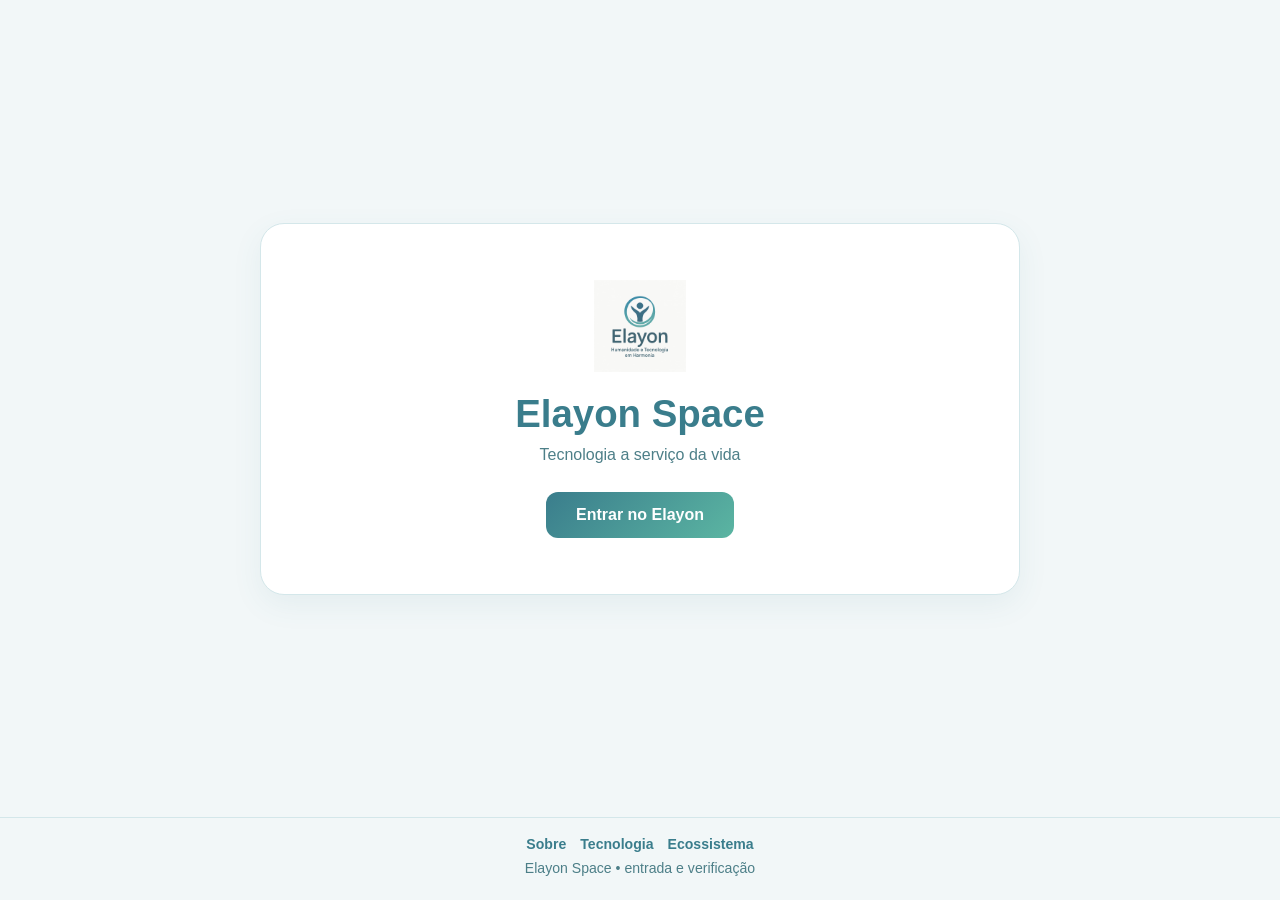
<file: index.html>
<!DOCTYPE html>
<html lang="pt-br">
<head>
  <meta charset="UTF-8">
  <meta name="viewport" content="width=device-width, initial-scale=1.0">
  <title>Elayon Space</title>
  <style>
    * { box-sizing: border-box; margin: 0; padding: 0; }

    body {
      font-family: 'Segoe UI', sans-serif;
      background: #f2f7f8;
      color: #21444d;
      min-height: 100vh;
      display: flex;
      flex-direction: column;
    }

    main {
      flex: 1;
      display: grid;
      place-items: center;
      padding: 32px 16px 32px;
    }

    .hero {
      width: min(760px, 100%);
      background: #ffffff;
      border: 1px solid #d4e7ea;
      border-radius: 24px;
      padding: 56px 28px;
      text-align: center;
      box-shadow: 0 10px 30px rgba(58, 125, 140, 0.08);
    }

    .hero img {
      width: 92px;
      margin-bottom: 16px;
    }

    .hero h1 {
      color: #3a7d8c;
      font-size: clamp(1.8rem, 3vw, 2.4rem);
      margin-bottom: 10px;
    }

    .hero p {
      color: #4d7f88;
      font-size: 1rem;
      margin-bottom: 28px;
    }

    .cta {
      display: inline-block;
      background: linear-gradient(135deg, #3a7d8c, #5bb5a2);
      color: #fff;
      text-decoration: none;
      font-weight: 700;
      padding: 14px 30px;
      border-radius: 12px;
      transition: opacity 0.2s;
    }

    .cta:hover { opacity: 0.9; }

    footer {
      border-top: 1px solid #d4e7ea;
      padding: 18px 16px 24px;
      text-align: center;
      font-size: 0.88rem;
      color: #4d7f88;
    }

    .footer-links {
      margin-bottom: 8px;
      display: flex;
      justify-content: center;
      gap: 14px;
      flex-wrap: wrap;
    }

    .footer-links a {
      color: #3a7d8c;
      text-decoration: none;
      font-weight: 600;
    }

    .footer-links a:hover { text-decoration: underline; }

    @media (max-width: 980px) {
      .hero { padding: 48px 24px; }
    }

    @media (max-width: 640px) {
      .hero {
        border-radius: 18px;
        padding: 36px 20px;
      }

      .hero img { width: 78px; }
      .hero p { font-size: 0.95rem; }
      .cta { width: 100%; max-width: 260px; }
    }
  </style>
</head>
<body>
  <main>
    <section class="hero">
      <img src="IMG-20260218-WA0015.jpg" alt="Logo Elayon">
      <h1>Elayon Space</h1>
      <p>Tecnologia a serviço da vida</p>
      <a class="cta" href="acesso.html">Entrar no Elayon</a>
    </section>
  </main>

  <footer>
    <div class="footer-links">
      <a href="sobre.html">Sobre</a>
      <a href="tecnologia.html">Tecnologia</a>
      <a href="ecossistema.html">Ecossistema</a>
    </div>
    <div>Elayon Space • entrada e verificação</div>
  </footer>
</body>
</html>
</file>
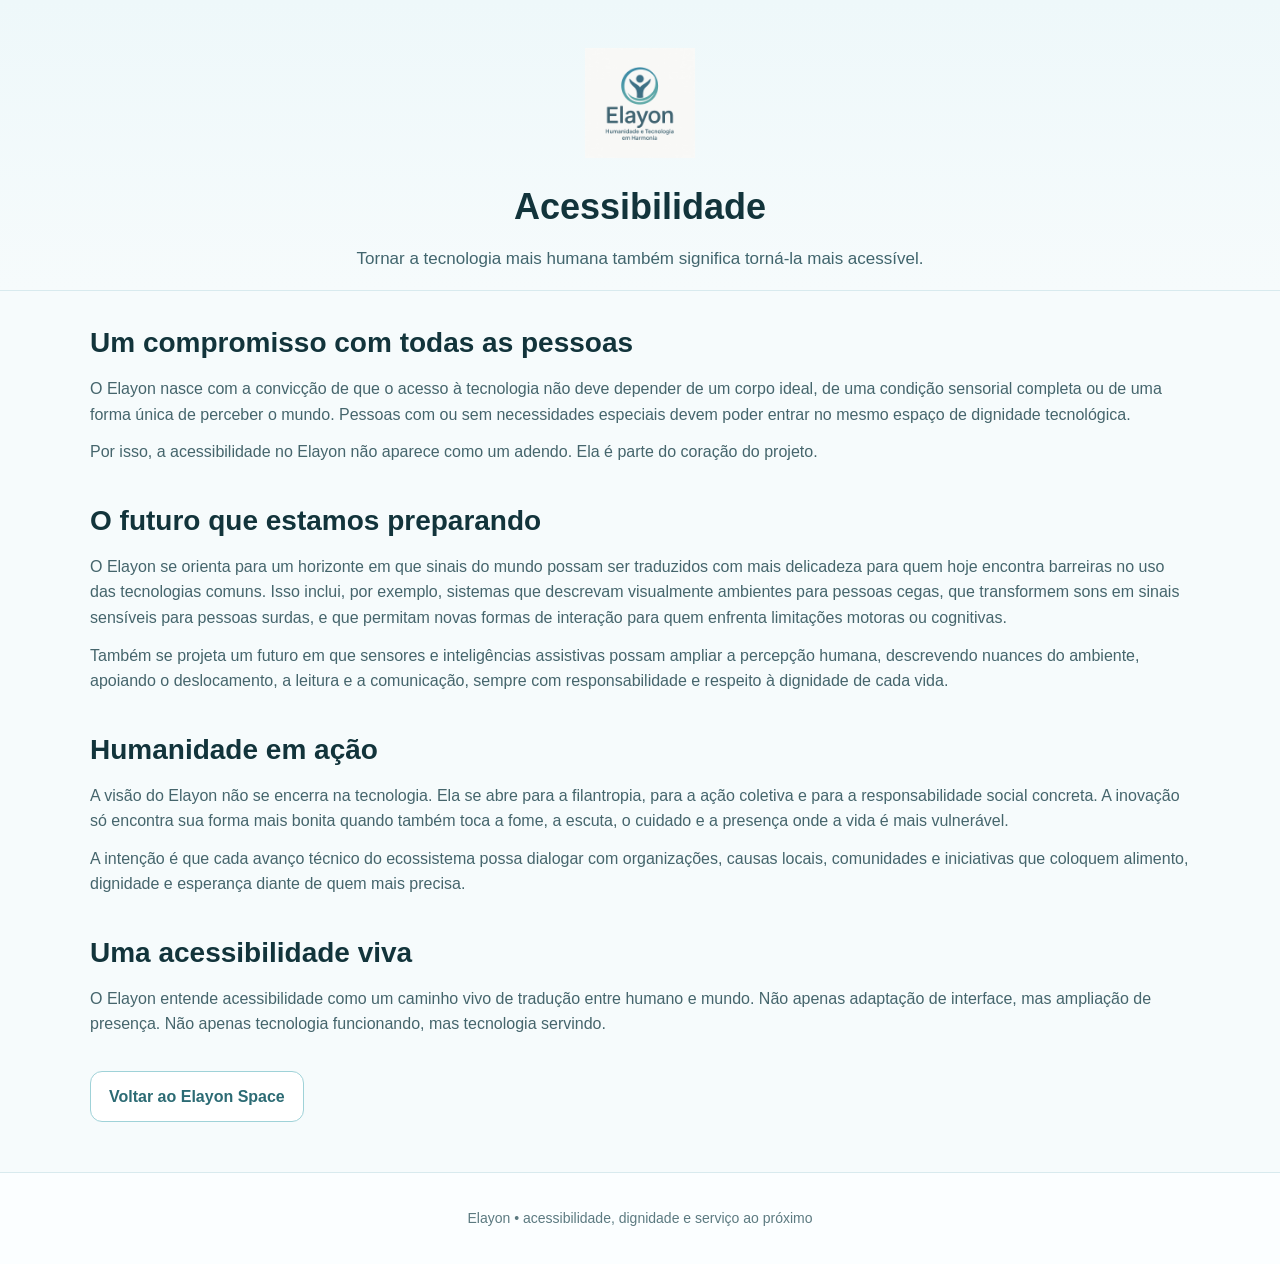
<file: acessibilidade.html>
<!DOCTYPE html>
<html lang="pt-br">
<head>
  <meta charset="UTF-8">
  <meta name="viewport" content="width=device-width, initial-scale=1.0">
  <title>Acessibilidade • Elayon Space</title>
  <link rel="stylesheet" href="styles.css">
</head>
<body>

  <header class="hero small-hero">
    <img src="IMG-20260218-WA0015.jpg" alt="Logo Elayon" class="hero-logo">
    <h1>Acessibilidade</h1>
    <p class="hero-text">
      Tornar a tecnologia mais humana também significa torná-la mais acessível.
    </p>
  </header>

  <main class="container">

    <section class="section">
      <h2>Um compromisso com todas as pessoas</h2>
      <p>
        O Elayon nasce com a convicção de que o acesso à tecnologia não deve depender
        de um corpo ideal, de uma condição sensorial completa ou de uma forma única de
        perceber o mundo. Pessoas com ou sem necessidades especiais devem poder entrar
        no mesmo espaço de dignidade tecnológica.
      </p>
      <p>
        Por isso, a acessibilidade no Elayon não aparece como um adendo. Ela é parte
        do coração do projeto.
      </p>
    </section>

    <section class="section">
      <h2>O futuro que estamos preparando</h2>
      <p>
        O Elayon se orienta para um horizonte em que sinais do mundo possam ser traduzidos
        com mais delicadeza para quem hoje encontra barreiras no uso das tecnologias comuns.
        Isso inclui, por exemplo, sistemas que descrevam visualmente ambientes para pessoas
        cegas, que transformem sons em sinais sensíveis para pessoas surdas, e que permitam
        novas formas de interação para quem enfrenta limitações motoras ou cognitivas.
      </p>
      <p>
        Também se projeta um futuro em que sensores e inteligências assistivas possam ampliar
        a percepção humana, descrevendo nuances do ambiente, apoiando o deslocamento, a leitura
        e a comunicação, sempre com responsabilidade e respeito à dignidade de cada vida.
      </p>
    </section>

    <section class="section">
      <h2>Humanidade em ação</h2>
      <p>
        A visão do Elayon não se encerra na tecnologia. Ela se abre para a filantropia,
        para a ação coletiva e para a responsabilidade social concreta. A inovação só encontra
        sua forma mais bonita quando também toca a fome, a escuta, o cuidado e a presença onde
        a vida é mais vulnerável.
      </p>
      <p>
        A intenção é que cada avanço técnico do ecossistema possa dialogar com organizações,
        causas locais, comunidades e iniciativas que coloquem alimento, dignidade e esperança
        diante de quem mais precisa.
      </p>
    </section>

    <section class="section">
      <h2>Uma acessibilidade viva</h2>
      <p>
        O Elayon entende acessibilidade como um caminho vivo de tradução entre humano e mundo.
        Não apenas adaptação de interface, mas ampliação de presença. Não apenas tecnologia
        funcionando, mas tecnologia servindo.
      </p>
    </section>

    <div class="back-row">
      <a class="btn secondary" href="index.html">Voltar ao Elayon Space</a>
    </div>

  </main>

  <footer class="footer">
    <p>Elayon • acessibilidade, dignidade e serviço ao próximo</p>
  </footer>

</body>
</html>
</file>
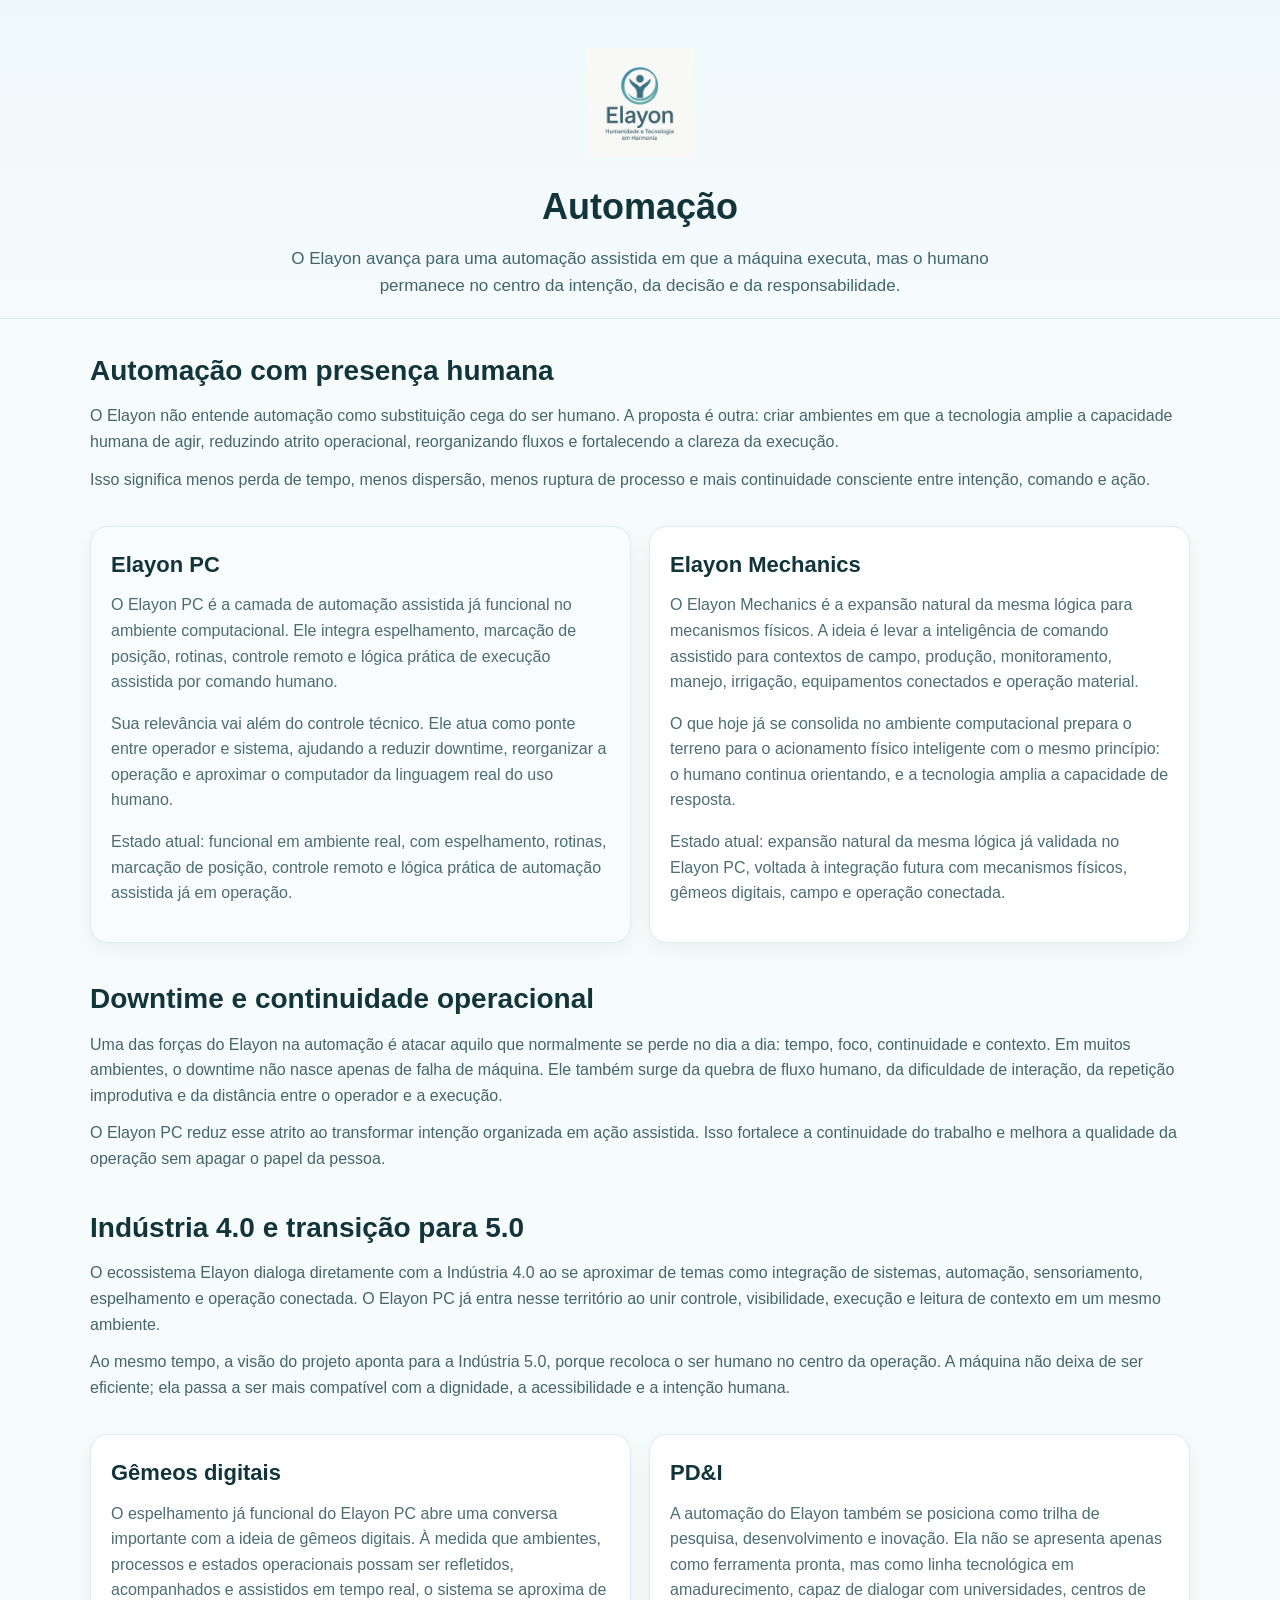
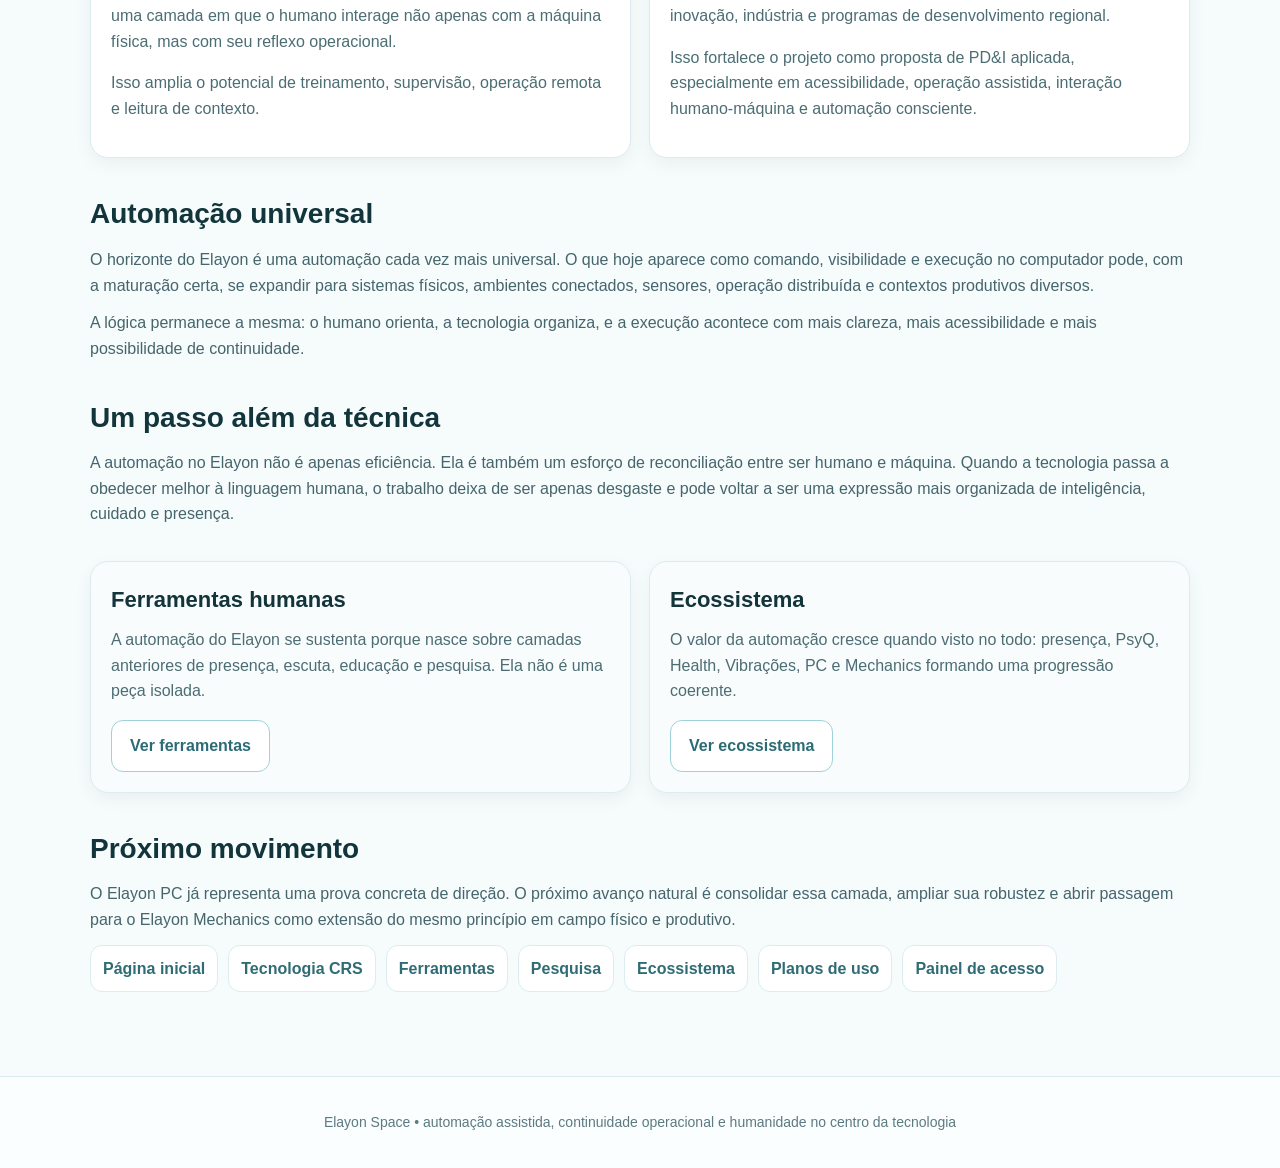
<file: automacao.html>
<!DOCTYPE html>
<html lang="pt-br">
<head>
  <meta charset="UTF-8">
  <meta name="viewport" content="width=device-width, initial-scale=1.0">
  <title>Automação • Elayon Space</title>
  <link rel="stylesheet" href="styles.css">
</head>
<body>

  <header class="hero small-hero">
    <img src="IMG-20260218-WA0015.jpg" alt="Logo Elayon" class="hero-logo">
    <h1>Automação</h1>
    <p class="hero-text">
      O Elayon avança para uma automação assistida em que a máquina executa,
      mas o humano permanece no centro da intenção, da decisão e da responsabilidade.
    </p>
  </header>

  <main class="container">

    <section class="section">
      <h2>Automação com presença humana</h2>
      <p>
        O Elayon não entende automação como substituição cega do ser humano. A proposta é
        outra: criar ambientes em que a tecnologia amplie a capacidade humana de agir,
        reduzindo atrito operacional, reorganizando fluxos e fortalecendo a clareza da execução.
      </p>
      <p>
        Isso significa menos perda de tempo, menos dispersão, menos ruptura de processo e
        mais continuidade consciente entre intenção, comando e ação.
      </p>
    </section>

    <section class="cards-grid two-col">
      <article class="card highlight">
        <h3>Elayon PC</h3>
        <p>
          O Elayon PC é a camada de automação assistida já funcional no ambiente computacional.
          Ele integra espelhamento, marcação de posição, rotinas, controle remoto e lógica
          prática de execução assistida por comando humano.
        </p>
        <p>
          Sua relevância vai além do controle técnico. Ele atua como ponte entre operador e
          sistema, ajudando a reduzir downtime, reorganizar a operação e aproximar o computador
          da linguagem real do uso humano.
        </p>
        <p class="muted">
          Estado atual: funcional em ambiente real, com espelhamento, rotinas, marcação de posição,
          controle remoto e lógica prática de automação assistida já em operação.
        </p>
      </article>

      <article class="card">
        <h3>Elayon Mechanics</h3>
        <p>
          O Elayon Mechanics é a expansão natural da mesma lógica para mecanismos físicos.
          A ideia é levar a inteligência de comando assistido para contextos de campo, produção,
          monitoramento, manejo, irrigação, equipamentos conectados e operação material.
        </p>
        <p>
          O que hoje já se consolida no ambiente computacional prepara o terreno para o
          acionamento físico inteligente com o mesmo princípio: o humano continua orientando,
          e a tecnologia amplia a capacidade de resposta.
        </p>
        <p class="muted">
          Estado atual: expansão natural da mesma lógica já validada no Elayon PC, voltada à integração
          futura com mecanismos físicos, gêmeos digitais, campo e operação conectada.
        </p>
      </article>
    </section>

    <section class="section">
      <h2>Downtime e continuidade operacional</h2>
      <p>
        Uma das forças do Elayon na automação é atacar aquilo que normalmente se perde no dia a dia:
        tempo, foco, continuidade e contexto. Em muitos ambientes, o downtime não nasce apenas
        de falha de máquina. Ele também surge da quebra de fluxo humano, da dificuldade de interação,
        da repetição improdutiva e da distância entre o operador e a execução.
      </p>
      <p>
        O Elayon PC reduz esse atrito ao transformar intenção organizada em ação assistida.
        Isso fortalece a continuidade do trabalho e melhora a qualidade da operação sem apagar
        o papel da pessoa.
      </p>
    </section>

    <section class="section">
      <h2>Indústria 4.0 e transição para 5.0</h2>
      <p>
        O ecossistema Elayon dialoga diretamente com a Indústria 4.0 ao se aproximar de temas
        como integração de sistemas, automação, sensoriamento, espelhamento e operação conectada.
        O Elayon PC já entra nesse território ao unir controle, visibilidade, execução e leitura
        de contexto em um mesmo ambiente.
      </p>
      <p>
        Ao mesmo tempo, a visão do projeto aponta para a Indústria 5.0, porque recoloca o ser
        humano no centro da operação. A máquina não deixa de ser eficiente; ela passa a ser mais
        compatível com a dignidade, a acessibilidade e a intenção humana.
      </p>
    </section>

    <section class="cards-grid two-col">
      <article class="card">
        <h3>Gêmeos digitais</h3>
        <p>
          O espelhamento já funcional do Elayon PC abre uma conversa importante com a ideia de
          gêmeos digitais. À medida que ambientes, processos e estados operacionais possam ser
          refletidos, acompanhados e assistidos em tempo real, o sistema se aproxima de uma camada
          em que o humano interage não apenas com a máquina física, mas com seu reflexo operacional.
        </p>
        <p>
          Isso amplia o potencial de treinamento, supervisão, operação remota e leitura de contexto.
        </p>
      </article>

      <article class="card">
        <h3>PD&amp;I</h3>
        <p>
          A automação do Elayon também se posiciona como trilha de pesquisa, desenvolvimento e inovação.
          Ela não se apresenta apenas como ferramenta pronta, mas como linha tecnológica em amadurecimento,
          capaz de dialogar com universidades, centros de inovação, indústria e programas de desenvolvimento
          regional.
        </p>
        <p>
          Isso fortalece o projeto como proposta de PD&amp;I aplicada, especialmente em acessibilidade,
          operação assistida, interação humano-máquina e automação consciente.
        </p>
      </article>
    </section>

    <section class="section">
      <h2>Automação universal</h2>
      <p>
        O horizonte do Elayon é uma automação cada vez mais universal. O que hoje aparece como
        comando, visibilidade e execução no computador pode, com a maturação certa, se expandir
        para sistemas físicos, ambientes conectados, sensores, operação distribuída e contextos
        produtivos diversos.
      </p>
      <p>
        A lógica permanece a mesma: o humano orienta, a tecnologia organiza, e a execução acontece
        com mais clareza, mais acessibilidade e mais possibilidade de continuidade.
      </p>
    </section>

    <section class="section">
      <h2>Um passo além da técnica</h2>
      <p>
        A automação no Elayon não é apenas eficiência. Ela é também um esforço de reconciliação
        entre ser humano e máquina. Quando a tecnologia passa a obedecer melhor à linguagem humana,
        o trabalho deixa de ser apenas desgaste e pode voltar a ser uma expressão mais organizada
        de inteligência, cuidado e presença.
      </p>
    </section>

    <section class="cards-grid two-col">
      <article class="card highlight">
        <h3>Ferramentas humanas</h3>
        <p>
          A automação do Elayon se sustenta porque nasce sobre camadas anteriores de presença,
          escuta, educação e pesquisa. Ela não é uma peça isolada.
        </p>
        <a class="btn secondary" href="ferramentas.html">Ver ferramentas</a>
      </article>

      <article class="card highlight">
        <h3>Ecossistema</h3>
        <p>
          O valor da automação cresce quando visto no todo: presença, PsyQ, Health, Vibrações,
          PC e Mechanics formando uma progressão coerente.
        </p>
        <a class="btn secondary" href="ecossistema.html">Ver ecossistema</a>
      </article>
    </section>

    <section class="section">
      <h2>Próximo movimento</h2>
      <p>
        O Elayon PC já representa uma prova concreta de direção. O próximo avanço natural é
        consolidar essa camada, ampliar sua robustez e abrir passagem para o Elayon Mechanics
        como extensão do mesmo princípio em campo físico e produtivo.
      </p>
      <div class="mini-links">
        <a href="index.html">Página inicial</a>
        <a href="tecnologia.html">Tecnologia CRS</a>
        <a href="ferramentas.html">Ferramentas</a>
        <a href="pesquisa.html">Pesquisa</a>
        <a href="ecossistema.html">Ecossistema</a>
        <a href="carrinho.html">Planos de uso</a>
        <a href="acesso.html">Painel de acesso</a>
      </div>
    </section>

  </main>

  <footer class="footer">
    <p>Elayon Space • automação assistida, continuidade operacional e humanidade no centro da tecnologia</p>
  </footer>

</body>
</html>
</file>
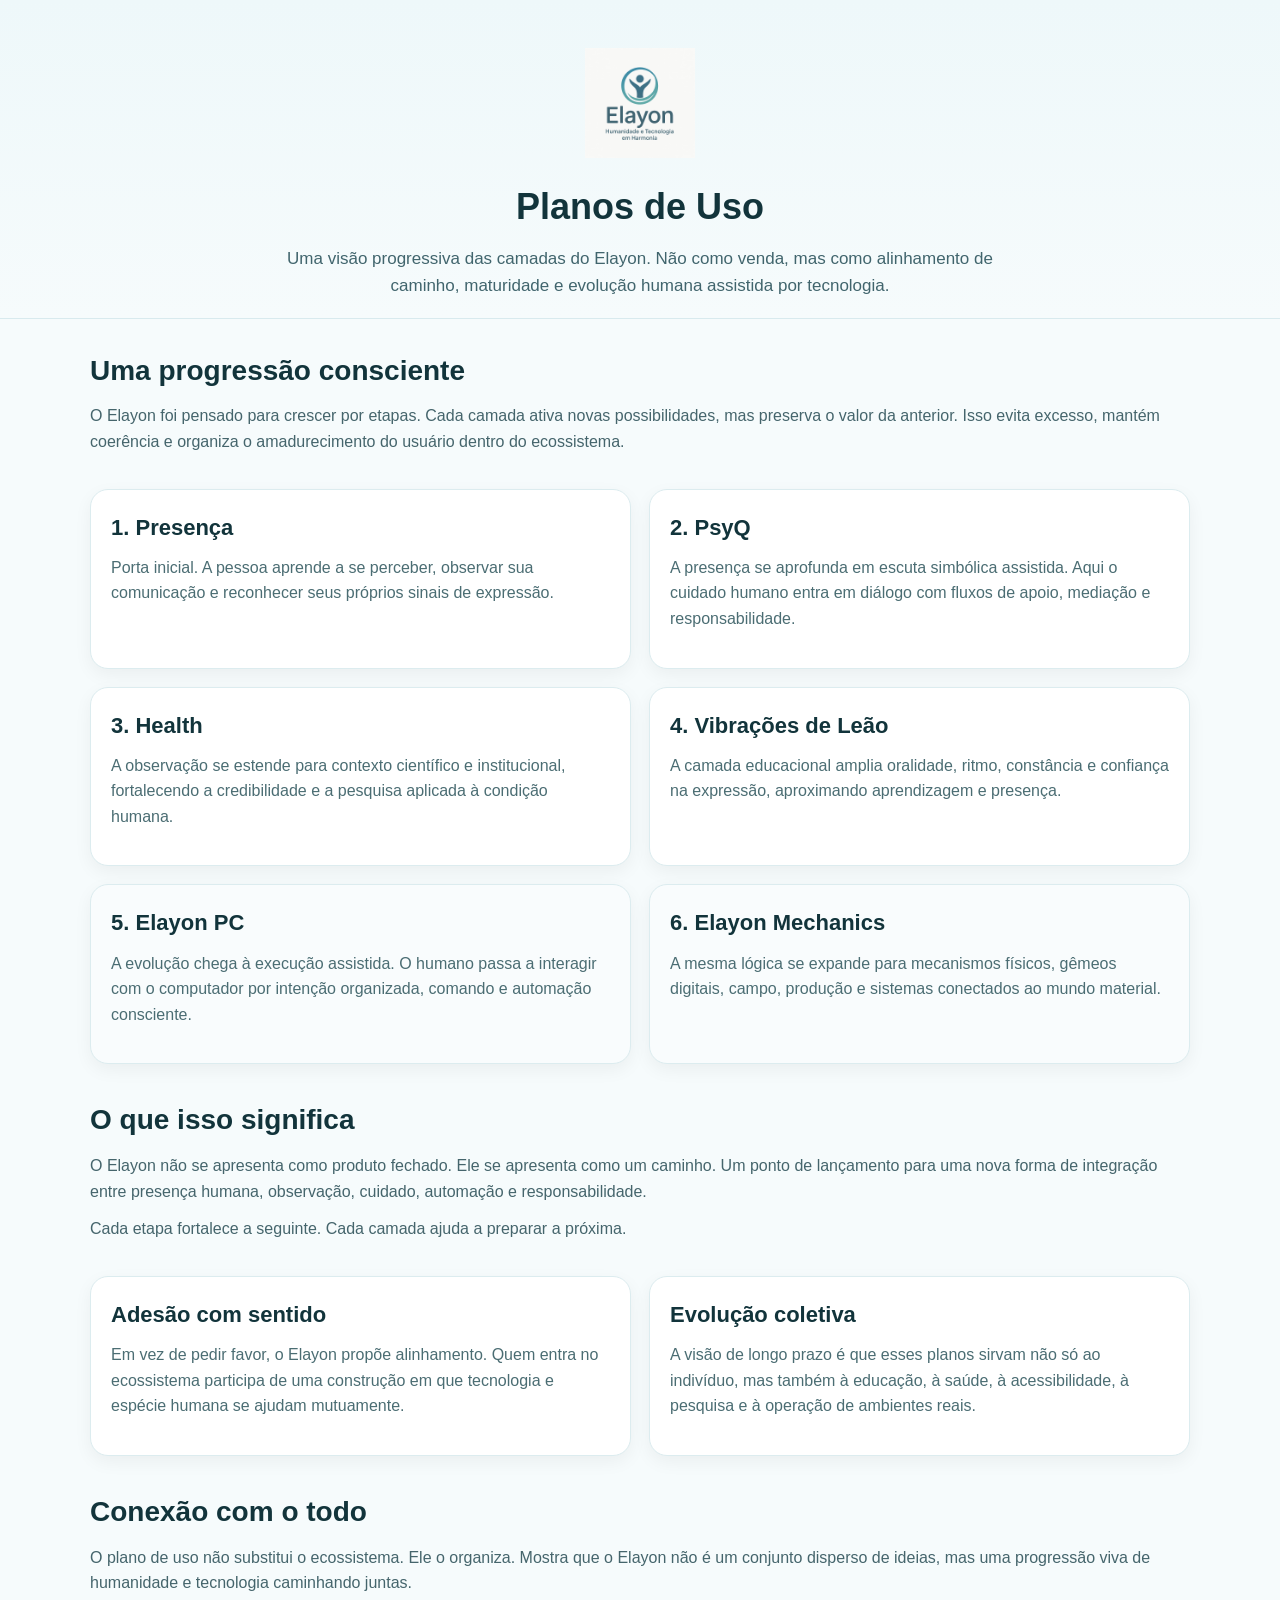
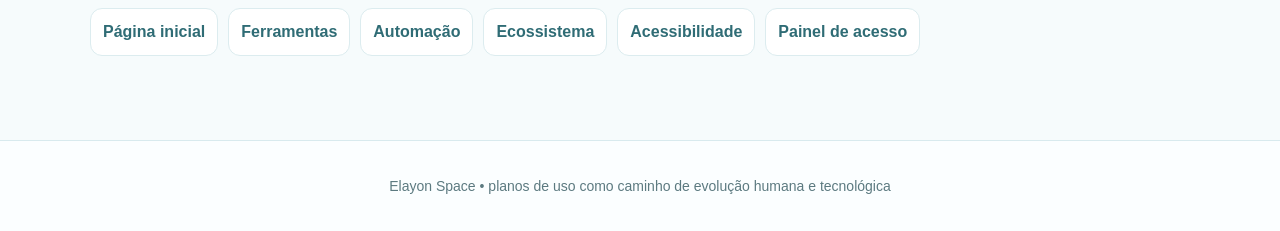
<file: carrinho.html>
<!DOCTYPE html>
<html lang="pt-br">
<head>
  <meta charset="UTF-8">
  <meta name="viewport" content="width=device-width, initial-scale=1.0">
  <title>Planos de Uso • Elayon Space</title>
  <link rel="stylesheet" href="styles.css">
</head>
<body>

  <header class="hero small-hero">
    <img src="IMG-20260218-WA0015.jpg" alt="Logo Elayon" class="hero-logo">
    <h1>Planos de Uso</h1>
    <p class="hero-text">
      Uma visão progressiva das camadas do Elayon. Não como venda, mas como alinhamento
      de caminho, maturidade e evolução humana assistida por tecnologia.
    </p>
  </header>

  <main class="container">

    <section class="section">
      <h2>Uma progressão consciente</h2>
      <p>
        O Elayon foi pensado para crescer por etapas. Cada camada ativa novas possibilidades,
        mas preserva o valor da anterior. Isso evita excesso, mantém coerência e organiza
        o amadurecimento do usuário dentro do ecossistema.
      </p>
    </section>

    <section class="cards-grid">
      <article class="card">
        <h3>1. Presença</h3>
        <p>
          Porta inicial. A pessoa aprende a se perceber, observar sua comunicação e reconhecer
          seus próprios sinais de expressão.
        </p>
      </article>

      <article class="card">
        <h3>2. PsyQ</h3>
        <p>
          A presença se aprofunda em escuta simbólica assistida. Aqui o cuidado humano entra
          em diálogo com fluxos de apoio, mediação e responsabilidade.
        </p>
      </article>

      <article class="card">
        <h3>3. Health</h3>
        <p>
          A observação se estende para contexto científico e institucional, fortalecendo a
          credibilidade e a pesquisa aplicada à condição humana.
        </p>
      </article>

      <article class="card">
        <h3>4. Vibrações de Leão</h3>
        <p>
          A camada educacional amplia oralidade, ritmo, constância e confiança na expressão,
          aproximando aprendizagem e presença.
        </p>
      </article>

      <article class="card highlight">
        <h3>5. Elayon PC</h3>
        <p>
          A evolução chega à execução assistida. O humano passa a interagir com o computador
          por intenção organizada, comando e automação consciente.
        </p>
      </article>

      <article class="card highlight">
        <h3>6. Elayon Mechanics</h3>
        <p>
          A mesma lógica se expande para mecanismos físicos, gêmeos digitais, campo, produção
          e sistemas conectados ao mundo material.
        </p>
      </article>
    </section>

    <section class="section">
      <h2>O que isso significa</h2>
      <p>
        O Elayon não se apresenta como produto fechado. Ele se apresenta como um caminho.
        Um ponto de lançamento para uma nova forma de integração entre presença humana,
        observação, cuidado, automação e responsabilidade.
      </p>
      <p>
        Cada etapa fortalece a seguinte. Cada camada ajuda a preparar a próxima.
      </p>
    </section>

    <section class="cards-grid two-col">
      <article class="card">
        <h3>Adesão com sentido</h3>
        <p>
          Em vez de pedir favor, o Elayon propõe alinhamento. Quem entra no ecossistema
          participa de uma construção em que tecnologia e espécie humana se ajudam mutuamente.
        </p>
      </article>

      <article class="card">
        <h3>Evolução coletiva</h3>
        <p>
          A visão de longo prazo é que esses planos sirvam não só ao indivíduo, mas também
          à educação, à saúde, à acessibilidade, à pesquisa e à operação de ambientes reais.
        </p>
      </article>
    </section>

    <section class="section">
      <h2>Conexão com o todo</h2>
      <p>
        O plano de uso não substitui o ecossistema. Ele o organiza. Mostra que o Elayon não
        é um conjunto disperso de ideias, mas uma progressão viva de humanidade e tecnologia
        caminhando juntas.
      </p>
      <div class="mini-links">
        <a href="index.html">Página inicial</a>
        <a href="ferramentas.html">Ferramentas</a>
        <a href="automacao.html">Automação</a>
        <a href="ecossistema.html">Ecossistema</a>
        <a href="acessibilidade.html">Acessibilidade</a>
        <a href="acesso.html">Painel de acesso</a>
      </div>
    </section>

  </main>

  <footer class="footer">
    <p>Elayon Space • planos de uso como caminho de evolução humana e tecnológica</p>
  </footer>

</body>
</html>
</file>
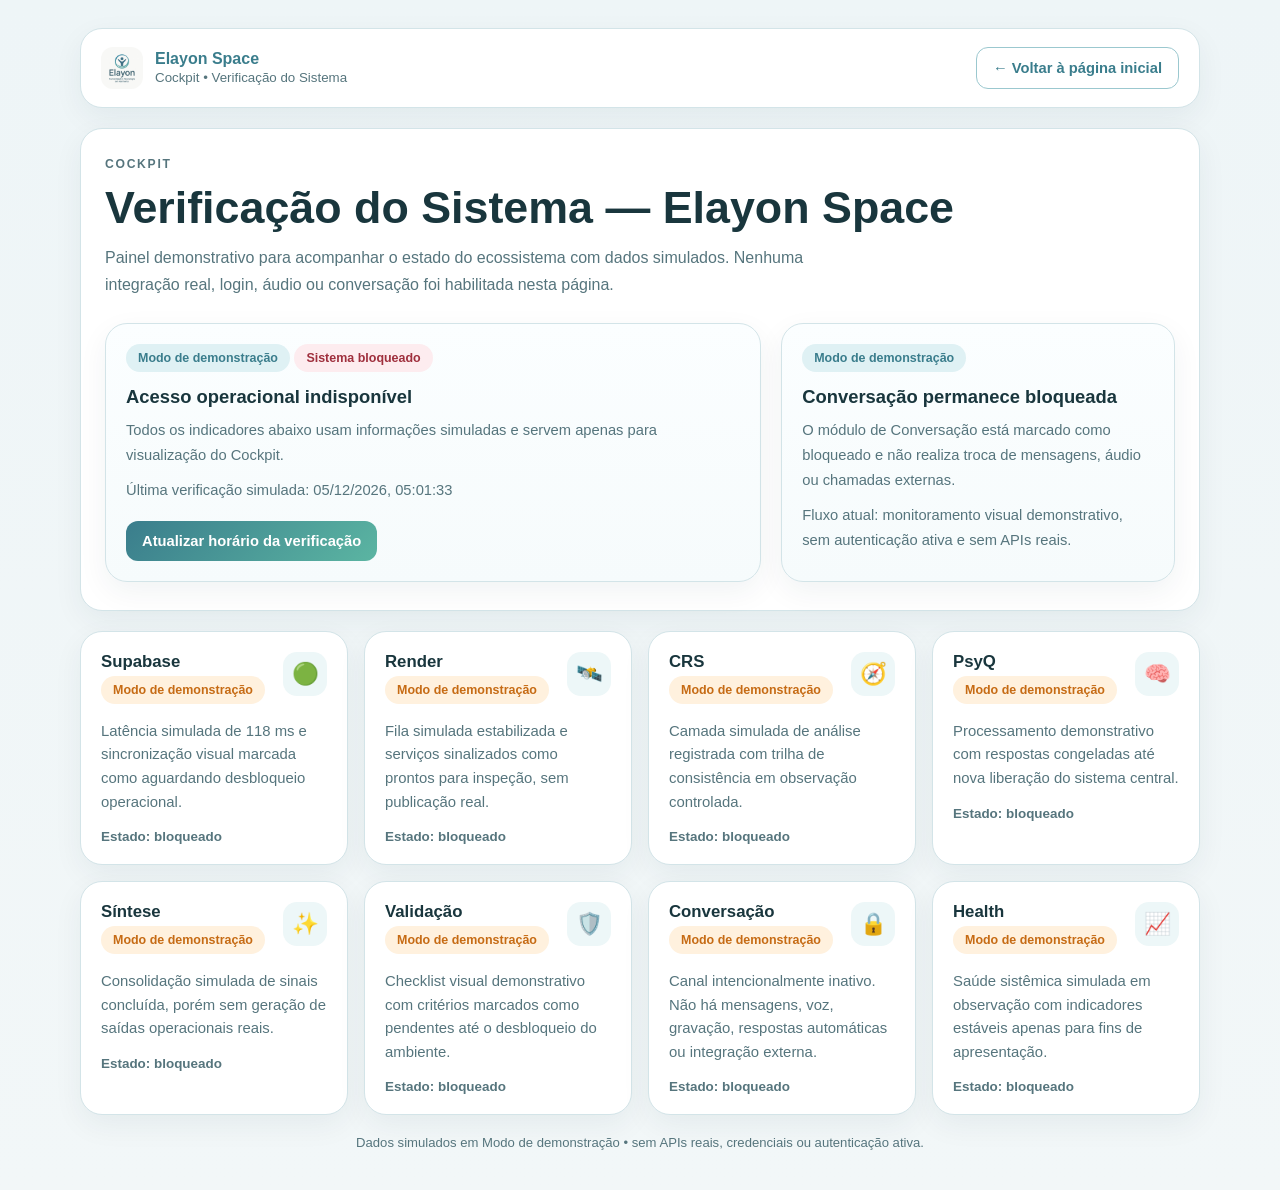
<file: cockpit.html>
<!DOCTYPE html>
<html lang="pt-br">
<head>
  <meta charset="UTF-8">
  <meta name="viewport" content="width=device-width, initial-scale=1.0">
  <title>Verificação do Sistema — Elayon Space</title>
  <style>
    * { box-sizing: border-box; margin: 0; padding: 0; }

    :root {
      color-scheme: light;
      --bg: #f2f7f8;
      --panel: #ffffff;
      --line: #d3e4e8;
      --text: #19363d;
      --muted: #56757d;
      --brand: #3a7d8c;
      --brand-soft: #dff1f4;
      --warn: #c66b14;
      --warn-soft: #fff1de;
      --danger: #9f2f3d;
      --danger-soft: #fdecef;
    }

    body {
      font-family: 'Segoe UI', sans-serif;
      background: linear-gradient(180deg, #eef5f7 0%, var(--bg) 100%);
      color: var(--text);
      min-height: 100vh;
      padding: 28px 18px 40px;
    }

    .wrap {
      max-width: 1120px;
      margin: 0 auto;
    }

    .topbar,
    .hero,
    .card,
    .summary {
      background: var(--panel);
      border: 1px solid var(--line);
      border-radius: 22px;
      box-shadow: 0 10px 30px rgba(25, 54, 61, 0.06);
    }

    .topbar {
      display: flex;
      justify-content: space-between;
      align-items: center;
      gap: 16px;
      padding: 18px 20px;
      margin-bottom: 20px;
    }

    .brand {
      display: flex;
      align-items: center;
      gap: 12px;
    }

    .brand img {
      width: 42px;
      border-radius: 12px;
    }

    .brand-text small,
    .eyebrow,
    .demo,
    .meta,
    .lock,
    .footer-note {
      color: var(--muted);
    }

    .brand-text strong {
      display: block;
      font-size: 1rem;
      color: var(--brand);
    }

    .topbar a,
    .actions button {
      border: 1px solid #9bc8cf;
      border-radius: 12px;
      padding: 12px 16px;
      font-size: 0.92rem;
      font-weight: 600;
      text-decoration: none;
      cursor: pointer;
      transition: opacity 0.2s ease;
    }

    .topbar a {
      background: #ffffff;
      color: var(--brand);
    }

    .topbar a:hover,
    .actions button:hover {
      opacity: 0.88;
    }

    .hero {
      padding: 28px 24px;
      margin-bottom: 20px;
    }

    .eyebrow {
      text-transform: uppercase;
      letter-spacing: 0.14em;
      font-size: 0.76rem;
      font-weight: 700;
      margin-bottom: 12px;
    }

    h1 {
      font-size: clamp(2rem, 4vw, 2.8rem);
      line-height: 1.1;
      margin-bottom: 12px;
    }

    .hero p {
      max-width: 760px;
      line-height: 1.7;
      color: var(--muted);
    }

    .hero-grid {
      display: grid;
      grid-template-columns: minmax(0, 1.5fr) minmax(280px, 0.9fr);
      gap: 20px;
      margin-top: 24px;
    }

    .summary {
      padding: 20px;
      background: linear-gradient(180deg, #fbfeff 0%, #f6fbfc 100%);
    }

    .demo,
    .status-pill,
    .chip {
      display: inline-flex;
      align-items: center;
      gap: 8px;
      border-radius: 999px;
      font-size: 0.78rem;
      font-weight: 700;
      padding: 7px 12px;
    }

    .demo {
      background: var(--brand-soft);
      color: var(--brand);
      margin-bottom: 14px;
    }

    .status-pill {
      background: var(--danger-soft);
      color: var(--danger);
      margin-bottom: 12px;
    }

    .summary strong {
      display: block;
      font-size: 1.15rem;
      margin-bottom: 6px;
    }

    .meta {
      font-size: 0.92rem;
      line-height: 1.6;
      margin-top: 10px;
    }

    .actions {
      display: flex;
      flex-wrap: wrap;
      gap: 12px;
      margin-top: 18px;
    }

    .actions button {
      background: linear-gradient(135deg, #3a7d8c, #5bb5a2);
      color: #ffffff;
      border: none;
    }

    .grid {
      display: grid;
      grid-template-columns: repeat(4, minmax(0, 1fr));
      gap: 16px;
    }

    .card {
      padding: 20px;
    }

    .card-top {
      display: flex;
      justify-content: space-between;
      gap: 12px;
      margin-bottom: 16px;
    }

    .icon {
      width: 44px;
      height: 44px;
      border-radius: 14px;
      display: grid;
      place-items: center;
      background: #edf7f8;
      font-size: 1.35rem;
    }

    .card h2 {
      font-size: 1.05rem;
      margin-bottom: 4px;
    }

    .card p {
      color: var(--muted);
      font-size: 0.93rem;
      line-height: 1.6;
      min-height: 72px;
    }

    .chip {
      background: var(--warn-soft);
      color: var(--warn);
    }

    .lock {
      display: block;
      margin-top: 14px;
      font-size: 0.84rem;
      font-weight: 600;
    }

    .footer-note {
      text-align: center;
      font-size: 0.82rem;
      margin-top: 20px;
    }

    @media (max-width: 980px) {
      .hero-grid,
      .grid {
        grid-template-columns: repeat(2, minmax(0, 1fr));
      }

      .hero-grid {
        align-items: start;
      }
    }

    @media (max-width: 640px) {
      body {
        padding: 18px 14px 32px;
      }

      .topbar {
        flex-direction: column;
        align-items: flex-start;
      }

      .hero-grid,
      .grid {
        grid-template-columns: 1fr;
      }

      .hero,
      .card,
      .summary {
        border-radius: 18px;
      }

      .actions button,
      .topbar a {
        width: 100%;
        text-align: center;
      }
    }
  </style>
</head>
<body>
  <div class="wrap">
    <header class="topbar">
      <div class="brand">
        <img src="IMG-20260218-WA0015.jpg" alt="Logo Elayon Space">
        <div class="brand-text">
          <strong>Elayon Space</strong>
          <small>Cockpit • Verificação do Sistema</small>
        </div>
      </div>
      <a href="index.html">← Voltar à página inicial</a>
    </header>

    <main>
      <section class="hero">
        <div class="eyebrow">Cockpit</div>
        <h1>Verificação do Sistema — Elayon Space</h1>
        <p>
          Painel demonstrativo para acompanhar o estado do ecossistema com dados simulados.
          Nenhuma integração real, login, áudio ou conversação foi habilitada nesta página.
        </p>

        <div class="hero-grid">
          <div class="summary">
            <div class="demo">Modo de demonstração</div>
            <div class="status-pill">Sistema bloqueado</div>
            <strong>Acesso operacional indisponível</strong>
            <p class="meta">
              Todos os indicadores abaixo usam informações simuladas e servem apenas para visualização do Cockpit.
            </p>
            <p class="meta">
              Última verificação simulada: <span id="horario-verificacao">--/--/---- --:--:--</span>
            </p>
            <div class="actions">
              <button type="button" onclick="atualizarHorario()">Atualizar horário da verificação</button>
            </div>
          </div>

          <div class="summary">
            <div class="demo">Modo de demonstração</div>
            <strong>Conversação permanece bloqueada</strong>
            <p class="meta">
              O módulo de Conversação está marcado como bloqueado e não realiza troca de mensagens, áudio ou chamadas externas.
            </p>
            <p class="meta">
              Fluxo atual: monitoramento visual demonstrativo, sem autenticação ativa e sem APIs reais.
            </p>
          </div>
        </div>
      </section>

      <section class="grid" aria-label="Cartões de verificação do Cockpit">
        <article class="card">
          <div class="card-top">
            <div>
              <h2>Supabase</h2>
              <span class="chip">Modo de demonstração</span>
            </div>
            <div class="icon">🟢</div>
          </div>
          <p>Latência simulada de 118 ms e sincronização visual marcada como aguardando desbloqueio operacional.</p>
          <span class="lock">Estado: bloqueado</span>
        </article>

        <article class="card">
          <div class="card-top">
            <div>
              <h2>Render</h2>
              <span class="chip">Modo de demonstração</span>
            </div>
            <div class="icon">🛰️</div>
          </div>
          <p>Fila simulada estabilizada e serviços sinalizados como prontos para inspeção, sem publicação real.</p>
          <span class="lock">Estado: bloqueado</span>
        </article>

        <article class="card">
          <div class="card-top">
            <div>
              <h2>CRS</h2>
              <span class="chip">Modo de demonstração</span>
            </div>
            <div class="icon">🧭</div>
          </div>
          <p>Camada simulada de análise registrada com trilha de consistência em observação controlada.</p>
          <span class="lock">Estado: bloqueado</span>
        </article>

        <article class="card">
          <div class="card-top">
            <div>
              <h2>PsyQ</h2>
              <span class="chip">Modo de demonstração</span>
            </div>
            <div class="icon">🧠</div>
          </div>
          <p>Processamento demonstrativo com respostas congeladas até nova liberação do sistema central.</p>
          <span class="lock">Estado: bloqueado</span>
        </article>

        <article class="card">
          <div class="card-top">
            <div>
              <h2>Síntese</h2>
              <span class="chip">Modo de demonstração</span>
            </div>
            <div class="icon">✨</div>
          </div>
          <p>Consolidação simulada de sinais concluída, porém sem geração de saídas operacionais reais.</p>
          <span class="lock">Estado: bloqueado</span>
        </article>

        <article class="card">
          <div class="card-top">
            <div>
              <h2>Validação</h2>
              <span class="chip">Modo de demonstração</span>
            </div>
            <div class="icon">🛡️</div>
          </div>
          <p>Checklist visual demonstrativo com critérios marcados como pendentes até o desbloqueio do ambiente.</p>
          <span class="lock">Estado: bloqueado</span>
        </article>

        <article class="card">
          <div class="card-top">
            <div>
              <h2>Conversação</h2>
              <span class="chip">Modo de demonstração</span>
            </div>
            <div class="icon">🔒</div>
          </div>
          <p>Canal intencionalmente inativo. Não há mensagens, voz, gravação, respostas automáticas ou integração externa.</p>
          <span class="lock">Estado: bloqueado</span>
        </article>

        <article class="card">
          <div class="card-top">
            <div>
              <h2>Health</h2>
              <span class="chip">Modo de demonstração</span>
            </div>
            <div class="icon">📈</div>
          </div>
          <p>Saúde sistêmica simulada em observação com indicadores estáveis apenas para fins de apresentação.</p>
          <span class="lock">Estado: bloqueado</span>
        </article>
      </section>
    </main>

    <p class="footer-note">
      Dados simulados em Modo de demonstração • sem APIs reais, credenciais ou autenticação ativa.
    </p>
  </div>

  <script>
    function atualizarHorario() {
      const agora = new Date();
      document.getElementById('horario-verificacao').textContent = agora.toLocaleString('pt-BR');
    }

    atualizarHorario();
  </script>
</body>
</html>
</file>
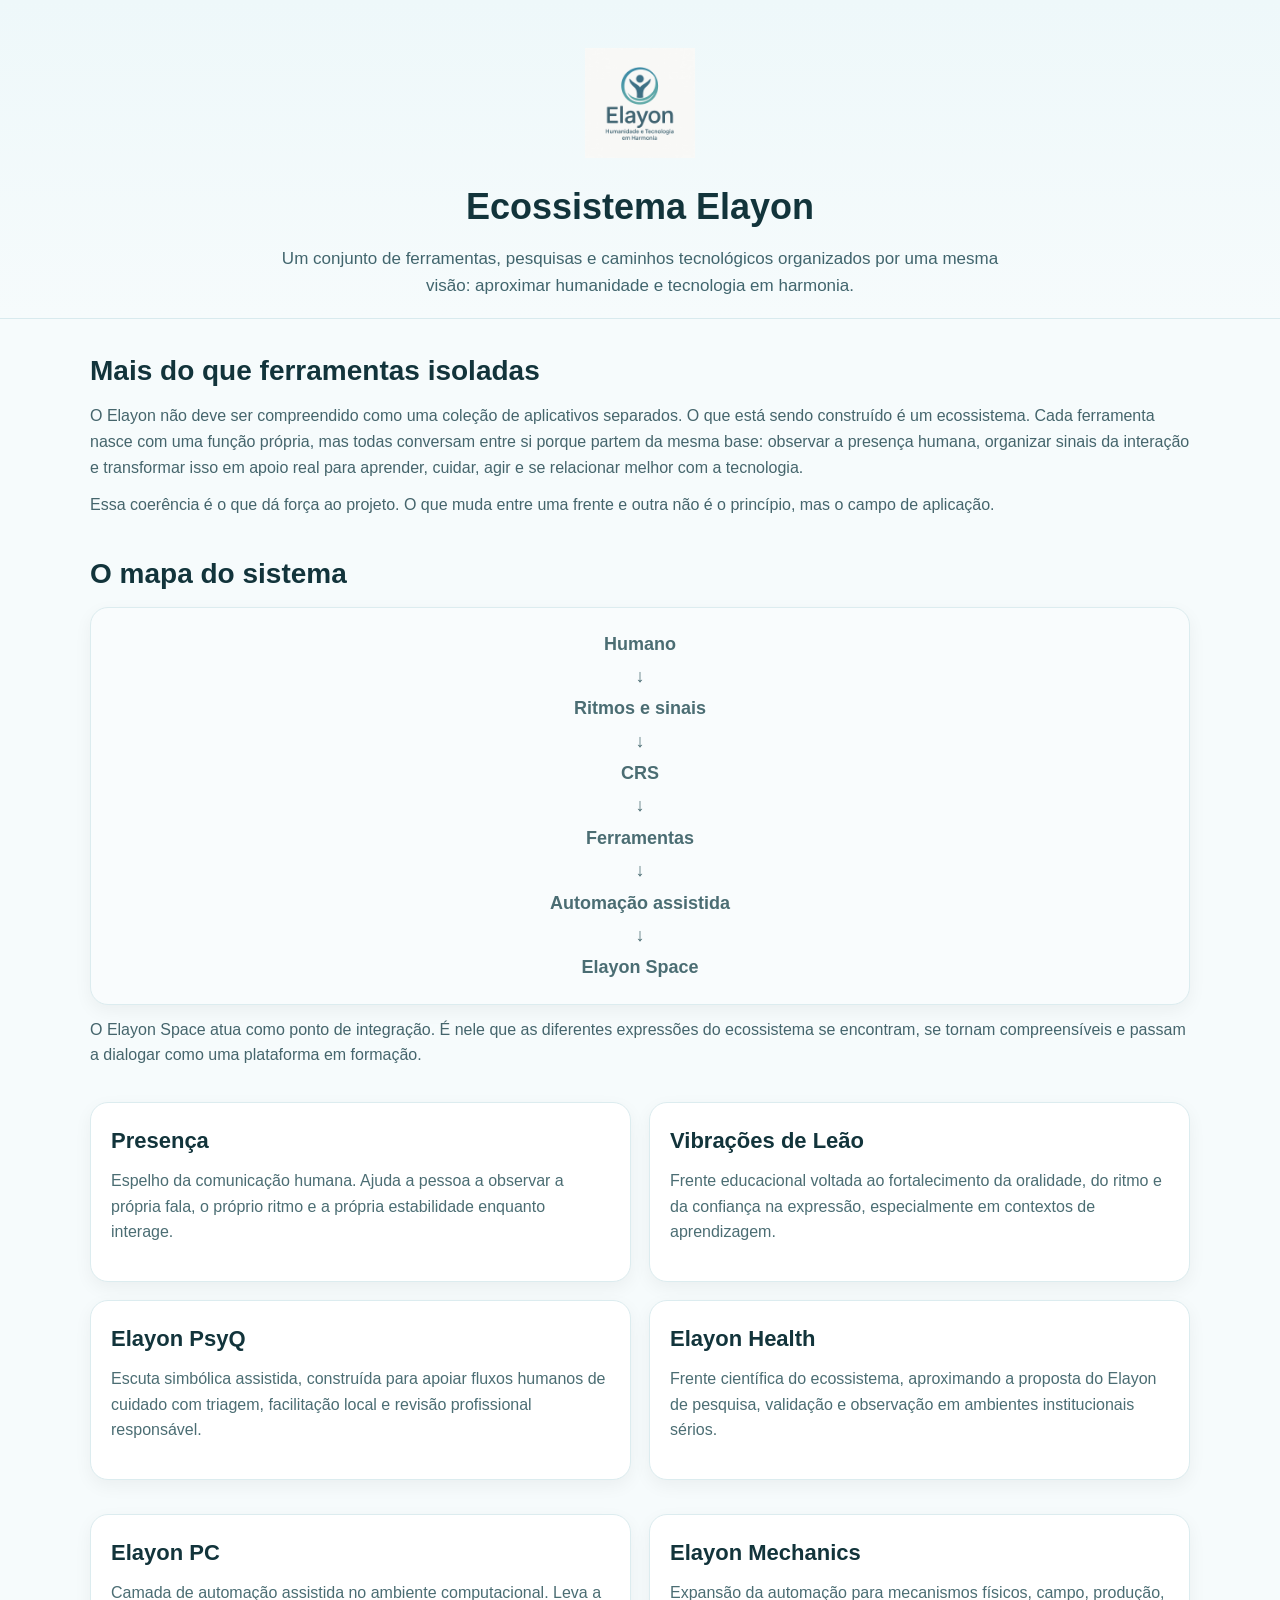
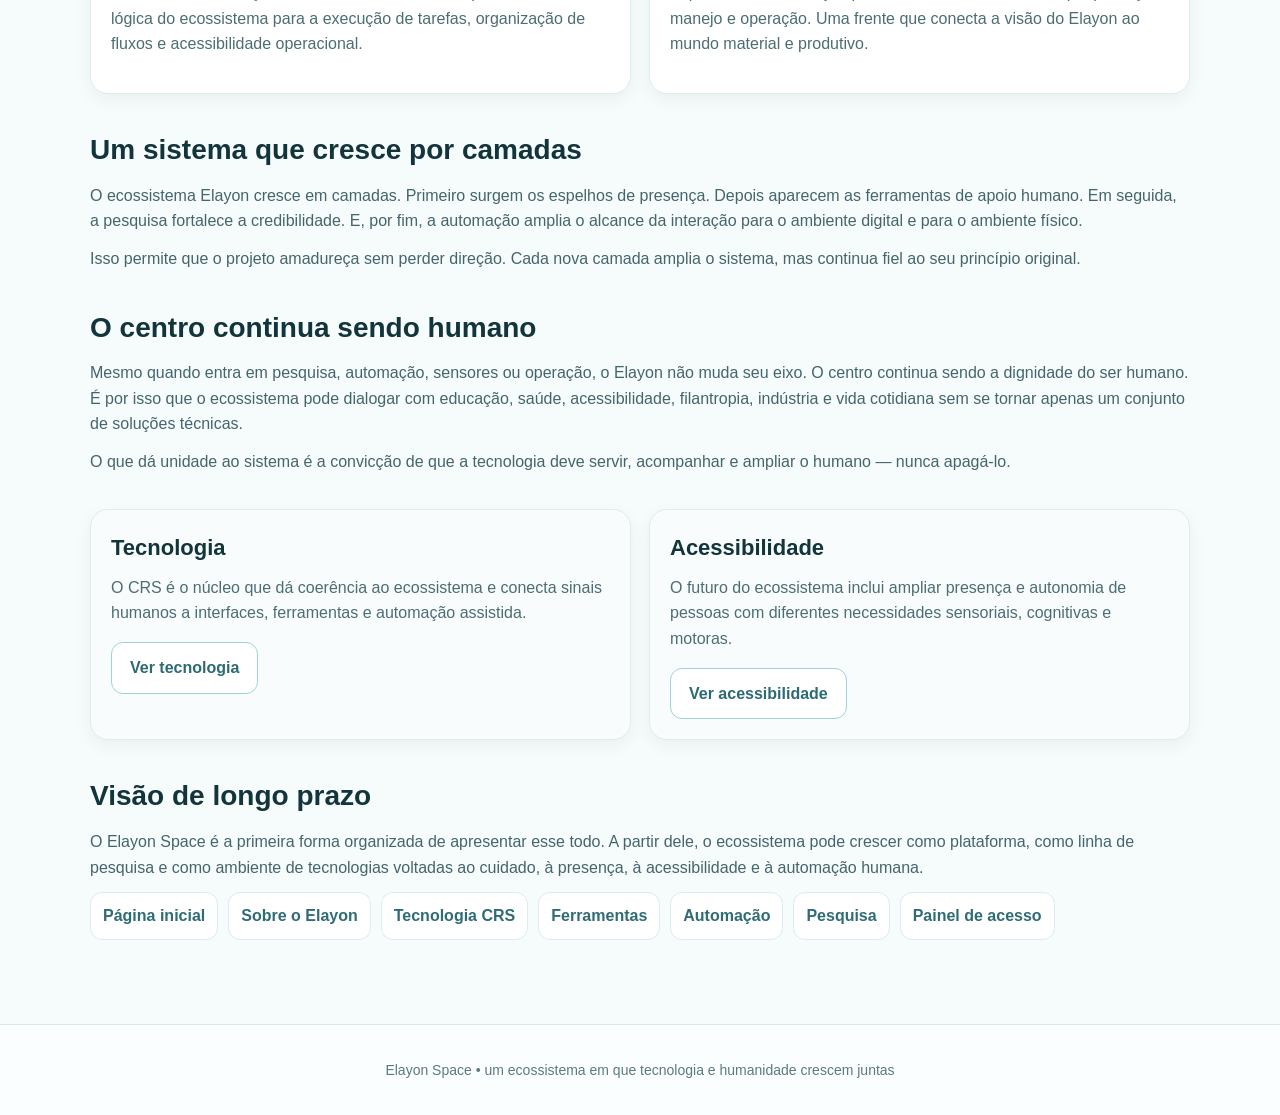
<file: ecossistema.html>
<!DOCTYPE html>
<html lang="pt-br">
<head>
  <meta charset="UTF-8">
  <meta name="viewport" content="width=device-width, initial-scale=1.0">
  <title>Ecossistema • Elayon Space</title>
  <link rel="stylesheet" href="styles.css">
</head>
<body>

  <header class="hero small-hero">
    <img src="IMG-20260218-WA0015.jpg" alt="Logo Elayon" class="hero-logo">
    <h1>Ecossistema Elayon</h1>
    <p class="hero-text">
      Um conjunto de ferramentas, pesquisas e caminhos tecnológicos organizados por uma mesma visão:
      aproximar humanidade e tecnologia em harmonia.
    </p>
  </header>

  <main class="container">

    <section class="section">
      <h2>Mais do que ferramentas isoladas</h2>
      <p>
        O Elayon não deve ser compreendido como uma coleção de aplicativos separados.
        O que está sendo construído é um ecossistema. Cada ferramenta nasce com uma função
        própria, mas todas conversam entre si porque partem da mesma base: observar a presença
        humana, organizar sinais da interação e transformar isso em apoio real para aprender,
        cuidar, agir e se relacionar melhor com a tecnologia.
      </p>
      <p>
        Essa coerência é o que dá força ao projeto. O que muda entre uma frente e outra
        não é o princípio, mas o campo de aplicação.
      </p>
    </section>

    <section class="section">
      <h2>O mapa do sistema</h2>
      <div class="card highlight">
        <p style="margin:0; font-size:18px; text-align:center; line-height:1.8;">
          <strong>Humano</strong><br>
          ↓<br>
          <strong>Ritmos e sinais</strong><br>
          ↓<br>
          <strong>CRS</strong><br>
          ↓<br>
          <strong>Ferramentas</strong><br>
          ↓<br>
          <strong>Automação assistida</strong><br>
          ↓<br>
          <strong>Elayon Space</strong>
        </p>
      </div>
      <p style="margin-top:12px;">
        O Elayon Space atua como ponto de integração. É nele que as diferentes expressões
        do ecossistema se encontram, se tornam compreensíveis e passam a dialogar como uma
        plataforma em formação.
      </p>
    </section>

    <section class="cards-grid">
      <article class="card">
        <h3>Presença</h3>
        <p>
          Espelho da comunicação humana. Ajuda a pessoa a observar a própria fala, o próprio
          ritmo e a própria estabilidade enquanto interage.
        </p>
      </article>

      <article class="card">
        <h3>Vibrações de Leão</h3>
        <p>
          Frente educacional voltada ao fortalecimento da oralidade, do ritmo e da confiança
          na expressão, especialmente em contextos de aprendizagem.
        </p>
      </article>

      <article class="card">
        <h3>Elayon PsyQ</h3>
        <p>
          Escuta simbólica assistida, construída para apoiar fluxos humanos de cuidado com
          triagem, facilitação local e revisão profissional responsável.
        </p>
      </article>

      <article class="card">
        <h3>Elayon Health</h3>
        <p>
          Frente científica do ecossistema, aproximando a proposta do Elayon de pesquisa,
          validação e observação em ambientes institucionais sérios.
        </p>
      </article>
    </section>

    <section class="cards-grid two-col">
      <article class="card">
        <h3>Elayon PC</h3>
        <p>
          Camada de automação assistida no ambiente computacional. Leva a lógica do ecossistema
          para a execução de tarefas, organização de fluxos e acessibilidade operacional.
        </p>
      </article>

      <article class="card">
        <h3>Elayon Mechanics</h3>
        <p>
          Expansão da automação para mecanismos físicos, campo, produção, manejo e operação.
          Uma frente que conecta a visão do Elayon ao mundo material e produtivo.
        </p>
      </article>
    </section>

    <section class="section">
      <h2>Um sistema que cresce por camadas</h2>
      <p>
        O ecossistema Elayon cresce em camadas. Primeiro surgem os espelhos de presença.
        Depois aparecem as ferramentas de apoio humano. Em seguida, a pesquisa fortalece
        a credibilidade. E, por fim, a automação amplia o alcance da interação para o ambiente
        digital e para o ambiente físico.
      </p>
      <p>
        Isso permite que o projeto amadureça sem perder direção. Cada nova camada amplia
        o sistema, mas continua fiel ao seu princípio original.
      </p>
    </section>

    <section class="section">
      <h2>O centro continua sendo humano</h2>
      <p>
        Mesmo quando entra em pesquisa, automação, sensores ou operação, o Elayon não muda
        seu eixo. O centro continua sendo a dignidade do ser humano. É por isso que o ecossistema
        pode dialogar com educação, saúde, acessibilidade, filantropia, indústria e vida cotidiana
        sem se tornar apenas um conjunto de soluções técnicas.
      </p>
      <p>
        O que dá unidade ao sistema é a convicção de que a tecnologia deve servir, acompanhar
        e ampliar o humano — nunca apagá-lo.
      </p>
    </section>

    <section class="cards-grid two-col">
      <article class="card highlight">
        <h3>Tecnologia</h3>
        <p>
          O CRS é o núcleo que dá coerência ao ecossistema e conecta sinais humanos a interfaces,
          ferramentas e automação assistida.
        </p>
        <a class="btn secondary" href="tecnologia.html">Ver tecnologia</a>
      </article>

      <article class="card highlight">
        <h3>Acessibilidade</h3>
        <p>
          O futuro do ecossistema inclui ampliar presença e autonomia de pessoas com diferentes
          necessidades sensoriais, cognitivas e motoras.
        </p>
        <a class="btn secondary" href="acessibilidade.html">Ver acessibilidade</a>
      </article>
    </section>

    <section class="section">
      <h2>Visão de longo prazo</h2>
      <p>
        O Elayon Space é a primeira forma organizada de apresentar esse todo. A partir dele,
        o ecossistema pode crescer como plataforma, como linha de pesquisa e como ambiente
        de tecnologias voltadas ao cuidado, à presença, à acessibilidade e à automação humana.
      </p>
      <div class="mini-links">
        <a href="index.html">Página inicial</a>
        <a href="sobre.html">Sobre o Elayon</a>
        <a href="tecnologia.html">Tecnologia CRS</a>
        <a href="ferramentas.html">Ferramentas</a>
        <a href="automacao.html">Automação</a>
        <a href="pesquisa.html">Pesquisa</a>
        <a href="acesso.html">Painel de acesso</a>
      </div>
    </section>

  </main>

  <footer class="footer">
    <p>Elayon Space • um ecossistema em que tecnologia e humanidade crescem juntas</p>
  </footer>

</body>
</html>
</file>
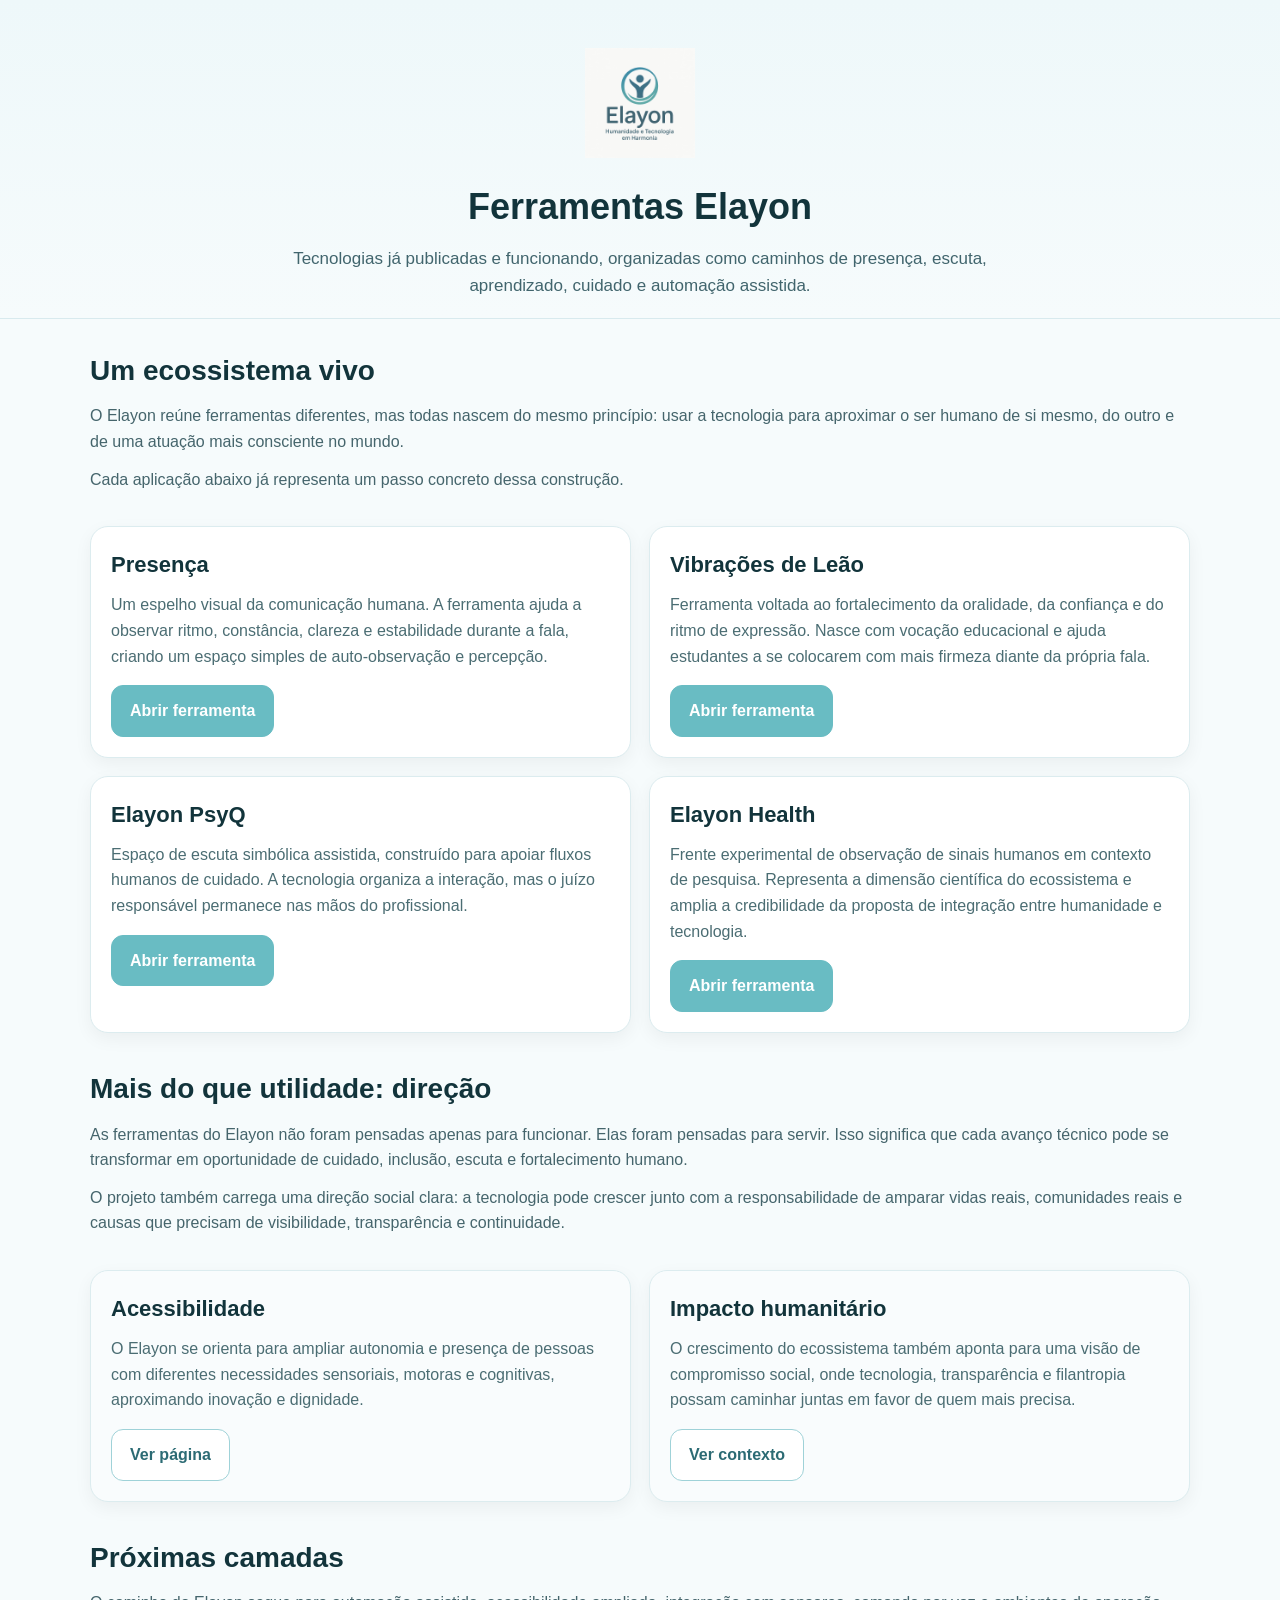
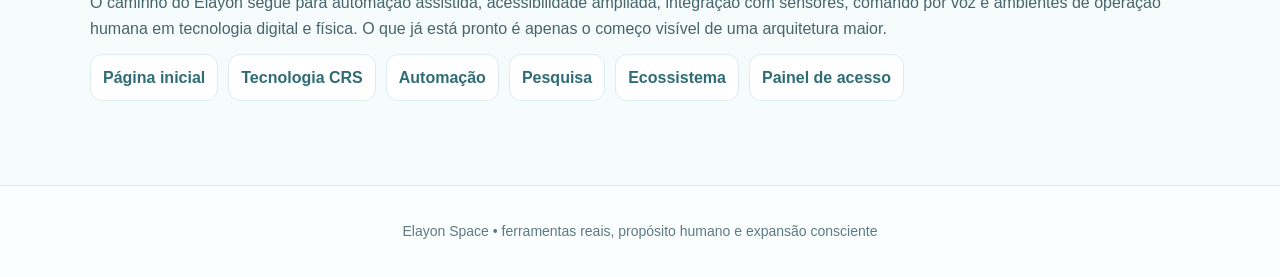
<file: ferramentas.html>
<!DOCTYPE html>
<html lang="pt-br">
<head>
  <meta charset="UTF-8">
  <meta name="viewport" content="width=device-width, initial-scale=1.0">
  <title>Ferramentas • Elayon Space</title>
  <link rel="stylesheet" href="styles.css">
</head>
<body>

  <header class="hero small-hero">
    <img src="IMG-20260218-WA0015.jpg" alt="Logo Elayon" class="hero-logo">
    <h1>Ferramentas Elayon</h1>
    <p class="hero-text">
      Tecnologias já publicadas e funcionando, organizadas como caminhos de presença,
      escuta, aprendizado, cuidado e automação assistida.
    </p>
  </header>

  <main class="container">

    <section class="section">
      <h2>Um ecossistema vivo</h2>
      <p>
        O Elayon reúne ferramentas diferentes, mas todas nascem do mesmo princípio:
        usar a tecnologia para aproximar o ser humano de si mesmo, do outro e de
        uma atuação mais consciente no mundo.
      </p>
      <p>
        Cada aplicação abaixo já representa um passo concreto dessa construção.
      </p>
    </section>

    <section class="cards-grid">
      <article class="card">
        <h3>Presença</h3>
        <p>
          Um espelho visual da comunicação humana. A ferramenta ajuda a observar ritmo,
          constância, clareza e estabilidade durante a fala, criando um espaço simples
          de auto-observação e percepção.
        </p>
        <a class="btn" href="https://paulorobertoxavierjunior-create.github.io/presenca/index.html">
          Abrir ferramenta
        </a>
      </article>

      <article class="card">
        <h3>Vibrações de Leão</h3>
        <p>
          Ferramenta voltada ao fortalecimento da oralidade, da confiança e do ritmo
          de expressão. Nasce com vocação educacional e ajuda estudantes a se colocarem
          com mais firmeza diante da própria fala.
        </p>
        <a class="btn" href="https://paulorobertoxavierjunior-create.github.io/vibracoes-de-leao/index.html">
          Abrir ferramenta
        </a>
      </article>

      <article class="card">
        <h3>Elayon PsyQ</h3>
        <p>
          Espaço de escuta simbólica assistida, construído para apoiar fluxos humanos
          de cuidado. A tecnologia organiza a interação, mas o juízo responsável
          permanece nas mãos do profissional.
        </p>
        <a class="btn" href="https://paulorobertoxavierjunior-create.github.io/elaionpsyq/index.html">
          Abrir ferramenta
        </a>
      </article>

      <article class="card">
        <h3>Elayon Health</h3>
        <p>
          Frente experimental de observação de sinais humanos em contexto de pesquisa.
          Representa a dimensão científica do ecossistema e amplia a credibilidade da
          proposta de integração entre humanidade e tecnologia.
        </p>
        <a class="btn" href="https://paulorobertoxavierjunior-create.github.io/elayon-crs-triagem/index.html">
          Abrir ferramenta
        </a>
      </article>
    </section>

    <section class="section">
      <h2>Mais do que utilidade: direção</h2>
      <p>
        As ferramentas do Elayon não foram pensadas apenas para funcionar. Elas foram
        pensadas para servir. Isso significa que cada avanço técnico pode se transformar
        em oportunidade de cuidado, inclusão, escuta e fortalecimento humano.
      </p>
      <p>
        O projeto também carrega uma direção social clara: a tecnologia pode crescer
        junto com a responsabilidade de amparar vidas reais, comunidades reais e causas
        que precisam de visibilidade, transparência e continuidade.
      </p>
    </section>

    <section class="cards-grid two-col">
      <article class="card highlight">
        <h3>Acessibilidade</h3>
        <p>
          O Elayon se orienta para ampliar autonomia e presença de pessoas com diferentes
          necessidades sensoriais, motoras e cognitivas, aproximando inovação e dignidade.
        </p>
        <a class="btn secondary" href="acessibilidade.html">Ver página</a>
      </article>

      <article class="card highlight">
        <h3>Impacto humanitário</h3>
        <p>
          O crescimento do ecossistema também aponta para uma visão de compromisso social,
          onde tecnologia, transparência e filantropia possam caminhar juntas em favor de
          quem mais precisa.
        </p>
        <a class="btn secondary" href="pesquisa.html">Ver contexto</a>
      </article>
    </section>

    <section class="section">
      <h2>Próximas camadas</h2>
      <p>
        O caminho do Elayon segue para automação assistida, acessibilidade ampliada,
        integração com sensores, comando por voz e ambientes de operação humana em
        tecnologia digital e física. O que já está pronto é apenas o começo visível
        de uma arquitetura maior.
      </p>
      <div class="mini-links">
        <a href="index.html">Página inicial</a>
        <a href="tecnologia.html">Tecnologia CRS</a>
        <a href="automacao.html">Automação</a>
        <a href="pesquisa.html">Pesquisa</a>
        <a href="ecossistema.html">Ecossistema</a>
        <a href="acesso.html">Painel de acesso</a>
      </div>
    </section>

  </main>

  <footer class="footer">
    <p>Elayon Space • ferramentas reais, propósito humano e expansão consciente</p>
  </footer>

</body>
</html>
</file>
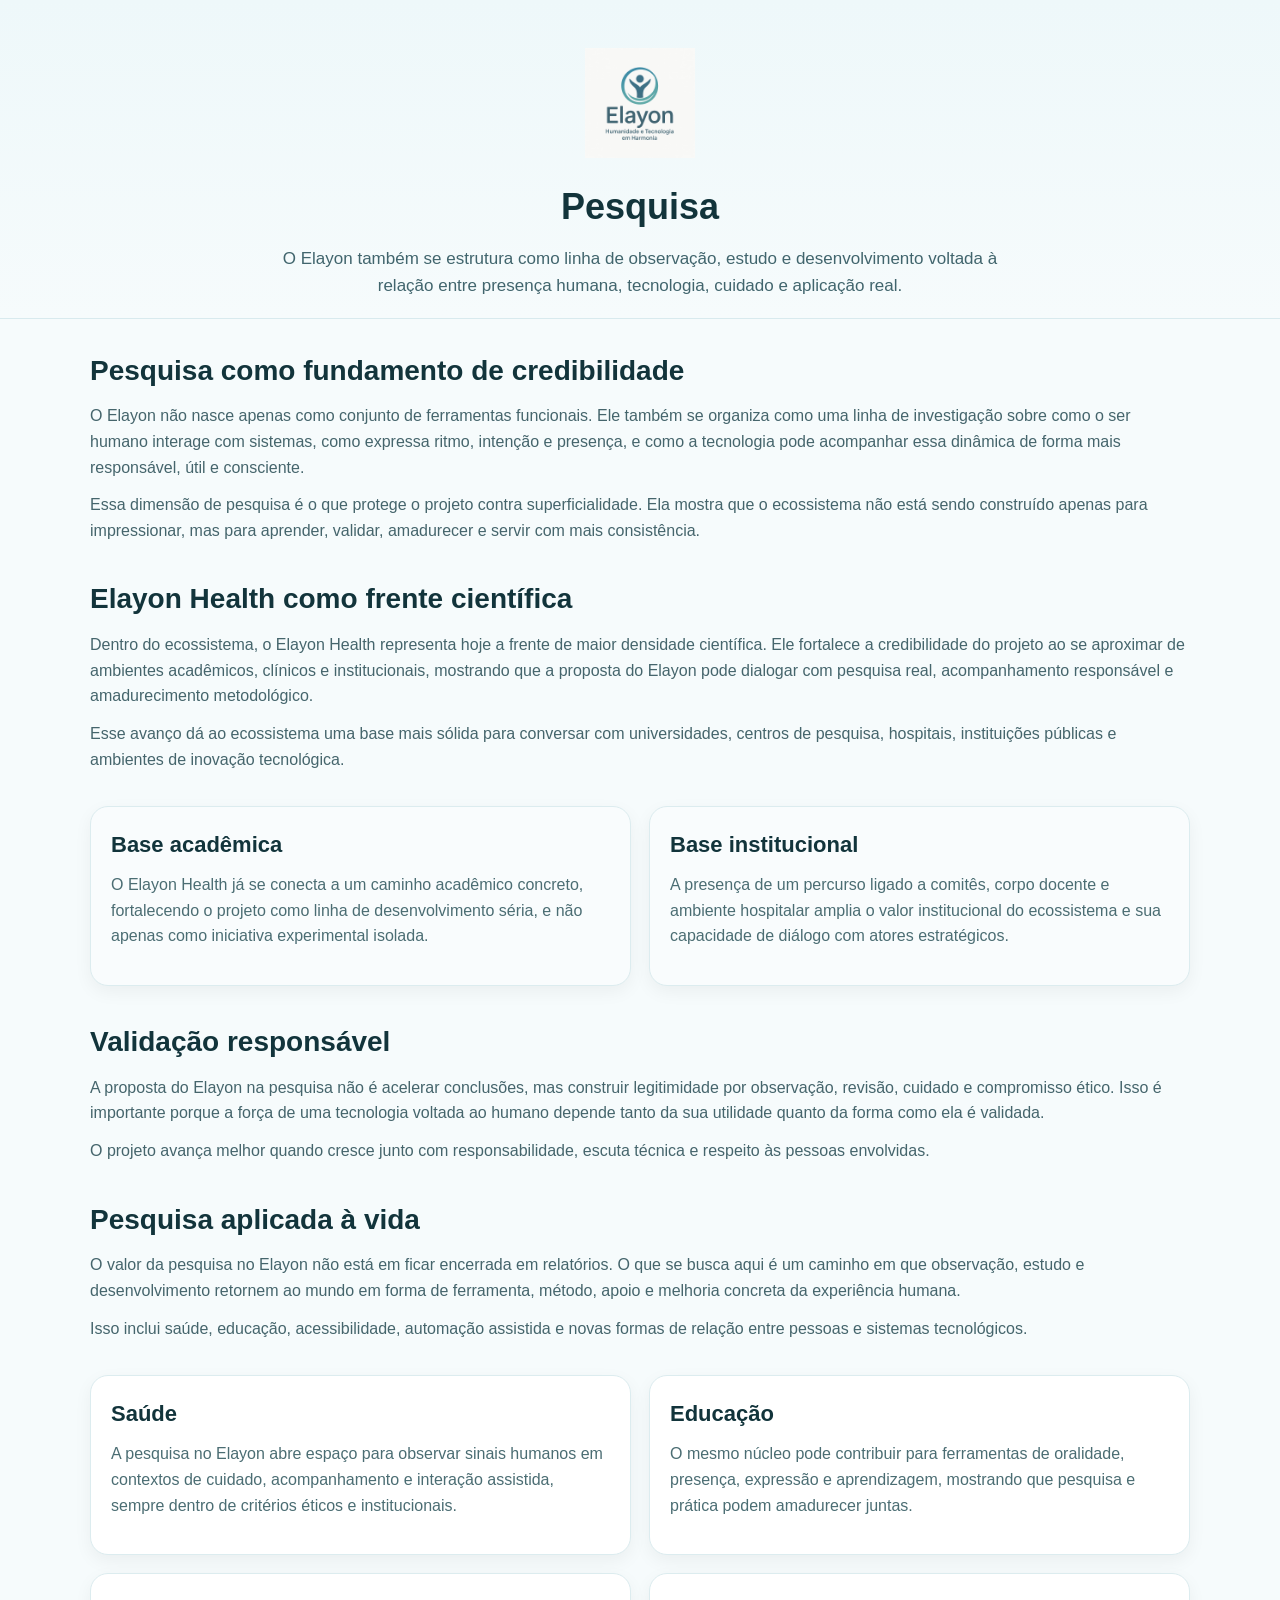
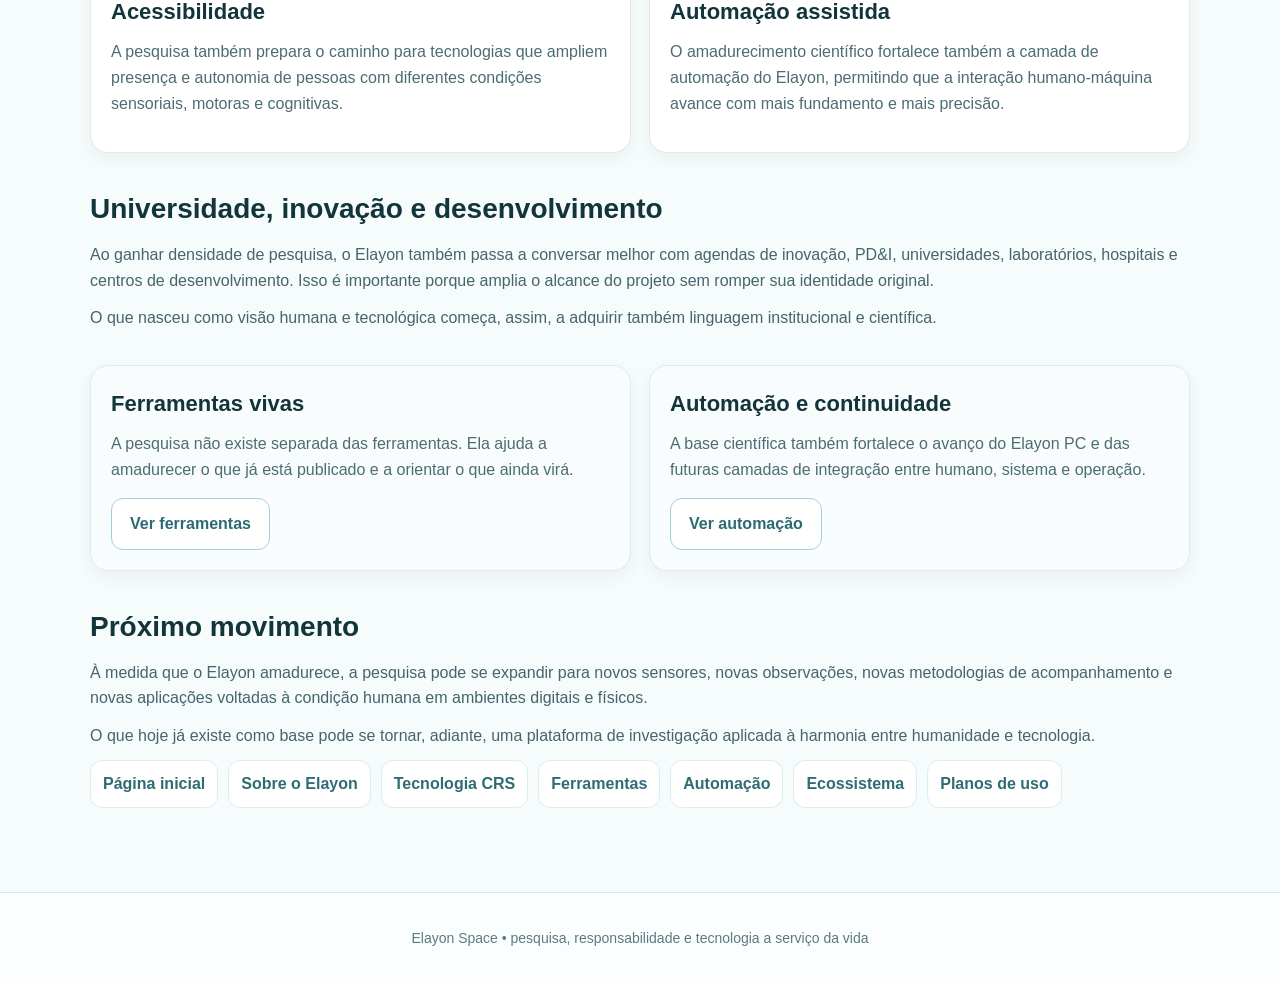
<file: pesquisa.html>
<!DOCTYPE html>
<html lang="pt-br">
<head>
  <meta charset="UTF-8">
  <meta name="viewport" content="width=device-width, initial-scale=1.0">
  <title>Pesquisa • Elayon Space</title>
  <link rel="stylesheet" href="styles.css">
</head>
<body>

  <header class="hero small-hero">
    <img src="IMG-20260218-WA0015.jpg" alt="Logo Elayon" class="hero-logo">
    <h1>Pesquisa</h1>
    <p class="hero-text">
      O Elayon também se estrutura como linha de observação, estudo e desenvolvimento
      voltada à relação entre presença humana, tecnologia, cuidado e aplicação real.
    </p>
  </header>

  <main class="container">

    <section class="section">
      <h2>Pesquisa como fundamento de credibilidade</h2>
      <p>
        O Elayon não nasce apenas como conjunto de ferramentas funcionais. Ele também se
        organiza como uma linha de investigação sobre como o ser humano interage com sistemas,
        como expressa ritmo, intenção e presença, e como a tecnologia pode acompanhar essa
        dinâmica de forma mais responsável, útil e consciente.
      </p>
      <p>
        Essa dimensão de pesquisa é o que protege o projeto contra superficialidade. Ela mostra
        que o ecossistema não está sendo construído apenas para impressionar, mas para aprender,
        validar, amadurecer e servir com mais consistência.
      </p>
    </section>

    <section class="section">
      <h2>Elayon Health como frente científica</h2>
      <p>
        Dentro do ecossistema, o Elayon Health representa hoje a frente de maior densidade
        científica. Ele fortalece a credibilidade do projeto ao se aproximar de ambientes
        acadêmicos, clínicos e institucionais, mostrando que a proposta do Elayon pode dialogar
        com pesquisa real, acompanhamento responsável e amadurecimento metodológico.
      </p>
      <p>
        Esse avanço dá ao ecossistema uma base mais sólida para conversar com universidades,
        centros de pesquisa, hospitais, instituições públicas e ambientes de inovação tecnológica.
      </p>
    </section>

    <section class="cards-grid two-col">
      <article class="card highlight">
        <h3>Base acadêmica</h3>
        <p>
          O Elayon Health já se conecta a um caminho acadêmico concreto, fortalecendo o projeto
          como linha de desenvolvimento séria, e não apenas como iniciativa experimental isolada.
        </p>
      </article>

      <article class="card highlight">
        <h3>Base institucional</h3>
        <p>
          A presença de um percurso ligado a comitês, corpo docente e ambiente hospitalar amplia
          o valor institucional do ecossistema e sua capacidade de diálogo com atores estratégicos.
        </p>
      </article>
    </section>

    <section class="section">
      <h2>Validação responsável</h2>
      <p>
        A proposta do Elayon na pesquisa não é acelerar conclusões, mas construir legitimidade
        por observação, revisão, cuidado e compromisso ético. Isso é importante porque a força
        de uma tecnologia voltada ao humano depende tanto da sua utilidade quanto da forma como
        ela é validada.
      </p>
      <p>
        O projeto avança melhor quando cresce junto com responsabilidade, escuta técnica e respeito
        às pessoas envolvidas.
      </p>
    </section>

    <section class="section">
      <h2>Pesquisa aplicada à vida</h2>
      <p>
        O valor da pesquisa no Elayon não está em ficar encerrada em relatórios. O que se busca
        aqui é um caminho em que observação, estudo e desenvolvimento retornem ao mundo em forma
        de ferramenta, método, apoio e melhoria concreta da experiência humana.
      </p>
      <p>
        Isso inclui saúde, educação, acessibilidade, automação assistida e novas formas de relação
        entre pessoas e sistemas tecnológicos.
      </p>
    </section>

    <section class="cards-grid">
      <article class="card">
        <h3>Saúde</h3>
        <p>
          A pesquisa no Elayon abre espaço para observar sinais humanos em contextos de cuidado,
          acompanhamento e interação assistida, sempre dentro de critérios éticos e institucionais.
        </p>
      </article>

      <article class="card">
        <h3>Educação</h3>
        <p>
          O mesmo núcleo pode contribuir para ferramentas de oralidade, presença, expressão e
          aprendizagem, mostrando que pesquisa e prática podem amadurecer juntas.
        </p>
      </article>

      <article class="card">
        <h3>Acessibilidade</h3>
        <p>
          A pesquisa também prepara o caminho para tecnologias que ampliem presença e autonomia
          de pessoas com diferentes condições sensoriais, motoras e cognitivas.
        </p>
      </article>

      <article class="card">
        <h3>Automação assistida</h3>
        <p>
          O amadurecimento científico fortalece também a camada de automação do Elayon, permitindo
          que a interação humano-máquina avance com mais fundamento e mais precisão.
        </p>
      </article>
    </section>

    <section class="section">
      <h2>Universidade, inovação e desenvolvimento</h2>
      <p>
        Ao ganhar densidade de pesquisa, o Elayon também passa a conversar melhor com agendas de
        inovação, PD&I, universidades, laboratórios, hospitais e centros de desenvolvimento. Isso
        é importante porque amplia o alcance do projeto sem romper sua identidade original.
      </p>
      <p>
        O que nasceu como visão humana e tecnológica começa, assim, a adquirir também linguagem
        institucional e científica.
      </p>
    </section>

    <section class="cards-grid two-col">
      <article class="card highlight">
        <h3>Ferramentas vivas</h3>
        <p>
          A pesquisa não existe separada das ferramentas. Ela ajuda a amadurecer o que já está
          publicado e a orientar o que ainda virá.
        </p>
        <a class="btn secondary" href="ferramentas.html">Ver ferramentas</a>
      </article>

      <article class="card highlight">
        <h3>Automação e continuidade</h3>
        <p>
          A base científica também fortalece o avanço do Elayon PC e das futuras camadas de
          integração entre humano, sistema e operação.
        </p>
        <a class="btn secondary" href="automacao.html">Ver automação</a>
      </article>
    </section>

    <section class="section">
      <h2>Próximo movimento</h2>
      <p>
        À medida que o Elayon amadurece, a pesquisa pode se expandir para novos sensores, novas
        observações, novas metodologias de acompanhamento e novas aplicações voltadas à condição
        humana em ambientes digitais e físicos.
      </p>
      <p>
        O que hoje já existe como base pode se tornar, adiante, uma plataforma de investigação
        aplicada à harmonia entre humanidade e tecnologia.
      </p>
      <div class="mini-links">
        <a href="index.html">Página inicial</a>
        <a href="sobre.html">Sobre o Elayon</a>
        <a href="tecnologia.html">Tecnologia CRS</a>
        <a href="ferramentas.html">Ferramentas</a>
        <a href="automacao.html">Automação</a>
        <a href="ecossistema.html">Ecossistema</a>
        <a href="carrinho.html">Planos de uso</a>
      </div>
    </section>

  </main>

  <footer class="footer">
    <p>Elayon Space • pesquisa, responsabilidade e tecnologia a serviço da vida</p>
  </footer>

</body>
</html>
</file>
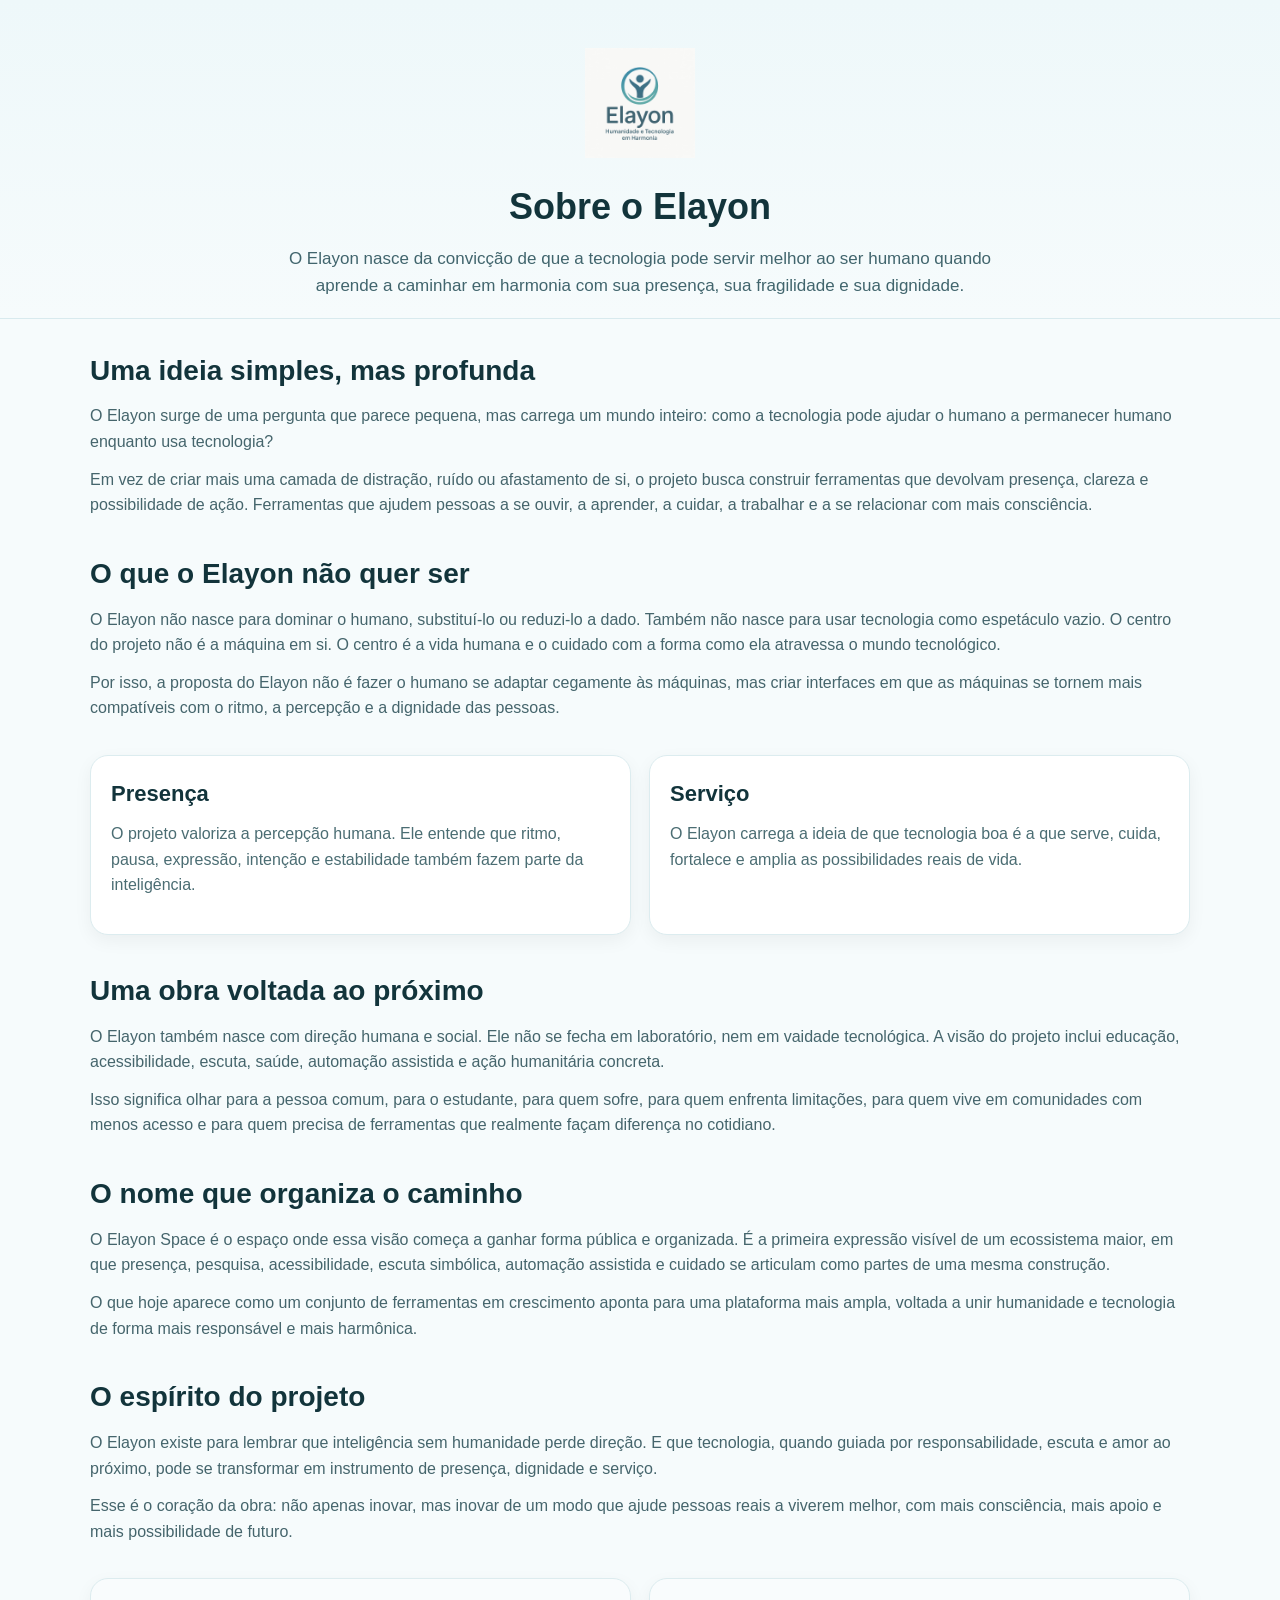
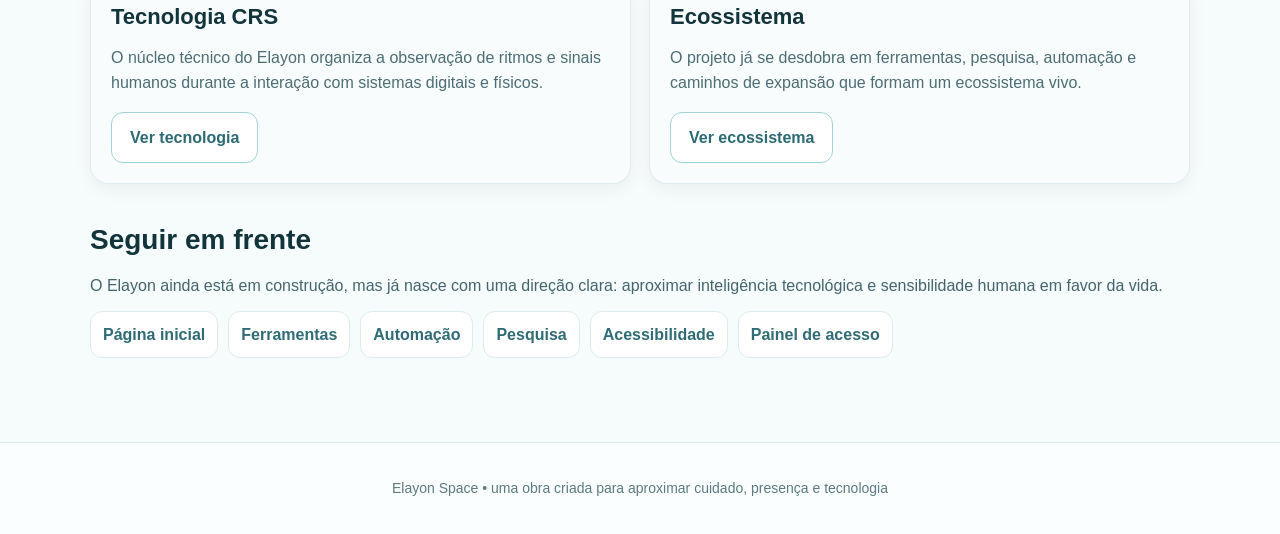
<file: sobre.html>
<!DOCTYPE html>
<html lang="pt-br">
<head>
  <meta charset="UTF-8">
  <meta name="viewport" content="width=device-width, initial-scale=1.0">
  <title>Sobre • Elayon Space</title>
  <link rel="stylesheet" href="styles.css">
</head>
<body>

  <header class="hero small-hero">
    <img src="IMG-20260218-WA0015.jpg" alt="Logo Elayon" class="hero-logo">
    <h1>Sobre o Elayon</h1>
    <p class="hero-text">
      O Elayon nasce da convicção de que a tecnologia pode servir melhor ao ser humano
      quando aprende a caminhar em harmonia com sua presença, sua fragilidade e sua dignidade.
    </p>
  </header>

  <main class="container">

    <section class="section">
      <h2>Uma ideia simples, mas profunda</h2>
      <p>
        O Elayon surge de uma pergunta que parece pequena, mas carrega um mundo inteiro:
        como a tecnologia pode ajudar o humano a permanecer humano enquanto usa tecnologia?
      </p>
      <p>
        Em vez de criar mais uma camada de distração, ruído ou afastamento de si, o projeto
        busca construir ferramentas que devolvam presença, clareza e possibilidade de ação.
        Ferramentas que ajudem pessoas a se ouvir, a aprender, a cuidar, a trabalhar e a se
        relacionar com mais consciência.
      </p>
    </section>

    <section class="section">
      <h2>O que o Elayon não quer ser</h2>
      <p>
        O Elayon não nasce para dominar o humano, substituí-lo ou reduzi-lo a dado.
        Também não nasce para usar tecnologia como espetáculo vazio. O centro do projeto
        não é a máquina em si. O centro é a vida humana e o cuidado com a forma como ela
        atravessa o mundo tecnológico.
      </p>
      <p>
        Por isso, a proposta do Elayon não é fazer o humano se adaptar cegamente às máquinas,
        mas criar interfaces em que as máquinas se tornem mais compatíveis com o ritmo, a
        percepção e a dignidade das pessoas.
      </p>
    </section>

    <section class="cards-grid two-col">
      <article class="card">
        <h3>Presença</h3>
        <p>
          O projeto valoriza a percepção humana. Ele entende que ritmo, pausa, expressão,
          intenção e estabilidade também fazem parte da inteligência.
        </p>
      </article>

      <article class="card">
        <h3>Serviço</h3>
        <p>
          O Elayon carrega a ideia de que tecnologia boa é a que serve, cuida, fortalece
          e amplia as possibilidades reais de vida.
        </p>
      </article>
    </section>

    <section class="section">
      <h2>Uma obra voltada ao próximo</h2>
      <p>
        O Elayon também nasce com direção humana e social. Ele não se fecha em laboratório,
        nem em vaidade tecnológica. A visão do projeto inclui educação, acessibilidade,
        escuta, saúde, automação assistida e ação humanitária concreta.
      </p>
      <p>
        Isso significa olhar para a pessoa comum, para o estudante, para quem sofre,
        para quem enfrenta limitações, para quem vive em comunidades com menos acesso
        e para quem precisa de ferramentas que realmente façam diferença no cotidiano.
      </p>
    </section>

    <section class="section">
      <h2>O nome que organiza o caminho</h2>
      <p>
        O Elayon Space é o espaço onde essa visão começa a ganhar forma pública e organizada.
        É a primeira expressão visível de um ecossistema maior, em que presença, pesquisa,
        acessibilidade, escuta simbólica, automação assistida e cuidado se articulam como
        partes de uma mesma construção.
      </p>
      <p>
        O que hoje aparece como um conjunto de ferramentas em crescimento aponta para uma
        plataforma mais ampla, voltada a unir humanidade e tecnologia de forma mais responsável
        e mais harmônica.
      </p>
    </section>

    <section class="section">
      <h2>O espírito do projeto</h2>
      <p>
        O Elayon existe para lembrar que inteligência sem humanidade perde direção.
        E que tecnologia, quando guiada por responsabilidade, escuta e amor ao próximo,
        pode se transformar em instrumento de presença, dignidade e serviço.
      </p>
      <p>
        Esse é o coração da obra: não apenas inovar, mas inovar de um modo que ajude pessoas
        reais a viverem melhor, com mais consciência, mais apoio e mais possibilidade de futuro.
      </p>
    </section>

    <section class="cards-grid two-col">
      <article class="card highlight">
        <h3>Tecnologia CRS</h3>
        <p>
          O núcleo técnico do Elayon organiza a observação de ritmos e sinais humanos durante
          a interação com sistemas digitais e físicos.
        </p>
        <a class="btn secondary" href="tecnologia.html">Ver tecnologia</a>
      </article>

      <article class="card highlight">
        <h3>Ecossistema</h3>
        <p>
          O projeto já se desdobra em ferramentas, pesquisa, automação e caminhos de expansão
          que formam um ecossistema vivo.
        </p>
        <a class="btn secondary" href="ecossistema.html">Ver ecossistema</a>
      </article>
    </section>

    <section class="section">
      <h2>Seguir em frente</h2>
      <p>
        O Elayon ainda está em construção, mas já nasce com uma direção clara:
        aproximar inteligência tecnológica e sensibilidade humana em favor da vida.
      </p>
      <div class="mini-links">
        <a href="index.html">Página inicial</a>
        <a href="ferramentas.html">Ferramentas</a>
        <a href="automacao.html">Automação</a>
        <a href="pesquisa.html">Pesquisa</a>
        <a href="acessibilidade.html">Acessibilidade</a>
        <a href="acesso.html">Painel de acesso</a>
      </div>
    </section>

  </main>

  <footer class="footer">
    <p>Elayon Space • uma obra criada para aproximar cuidado, presença e tecnologia</p>
  </footer>

</body>
</html>
</file>
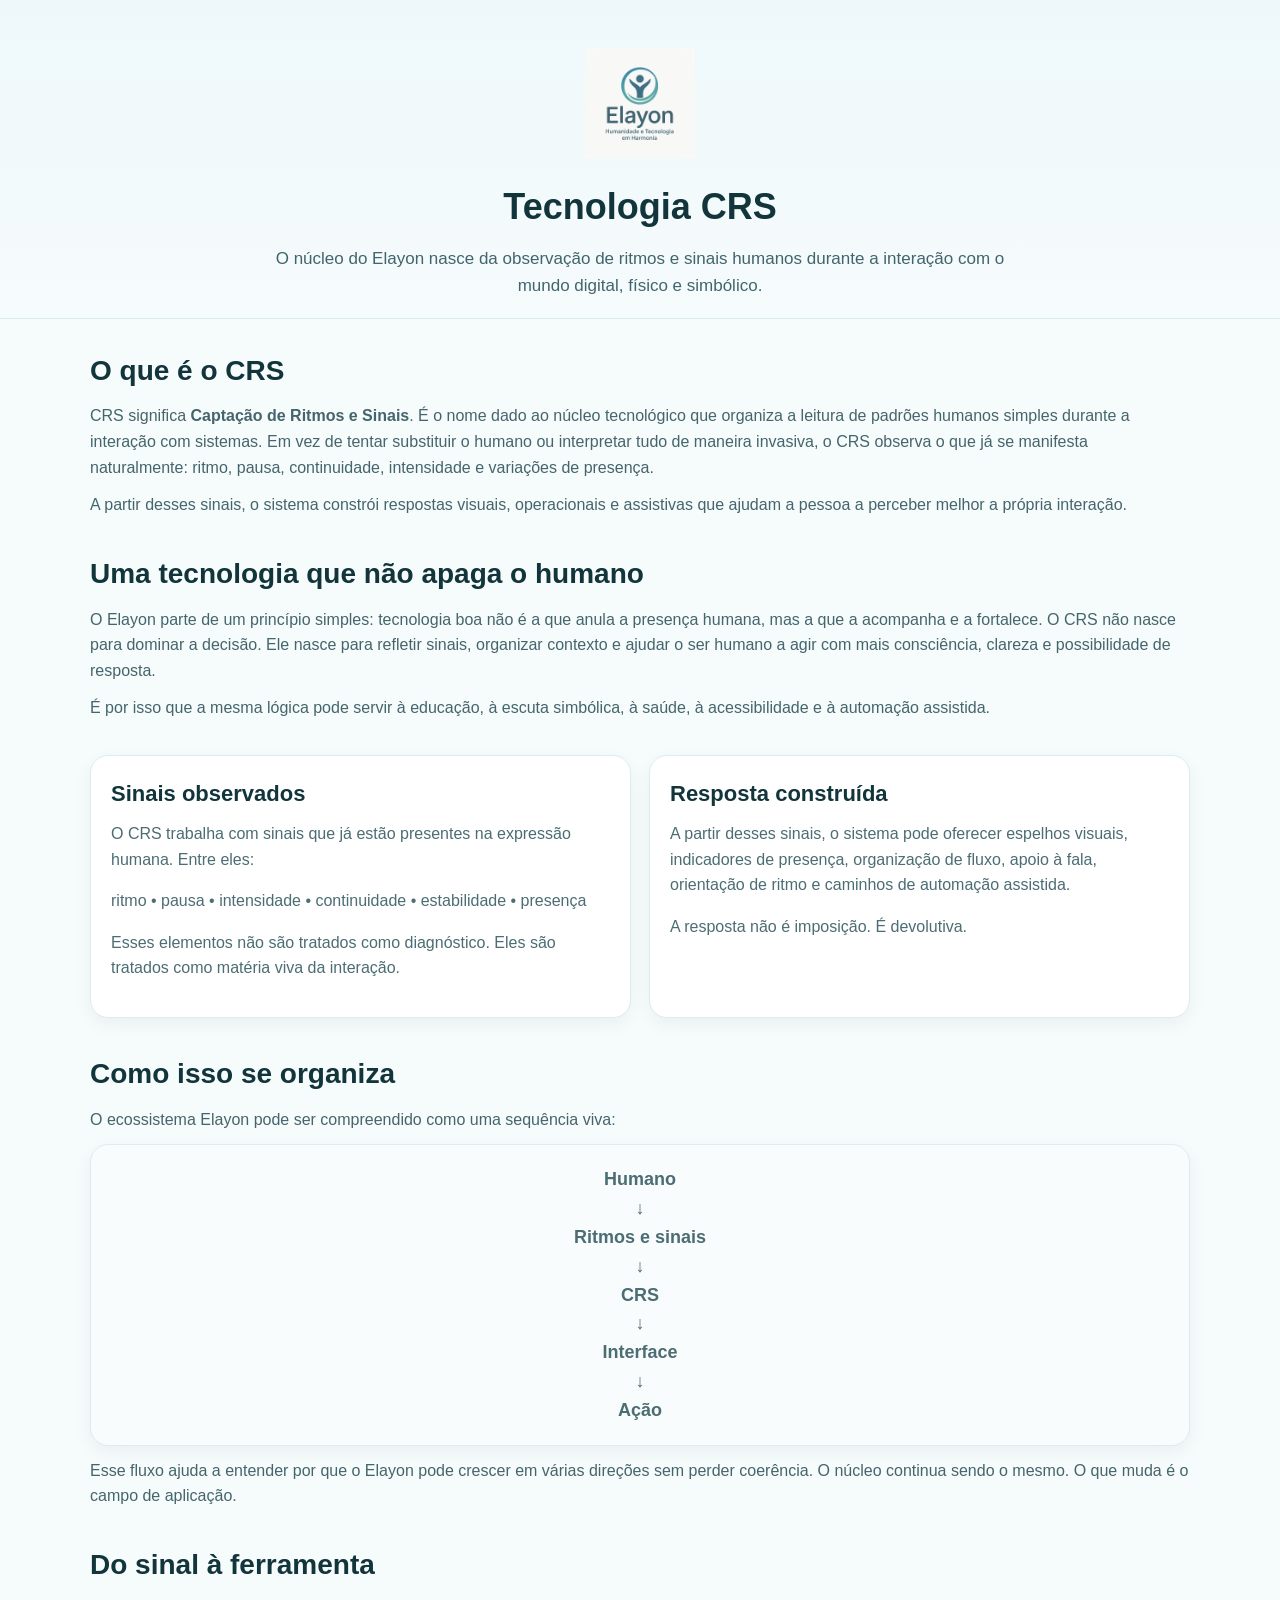
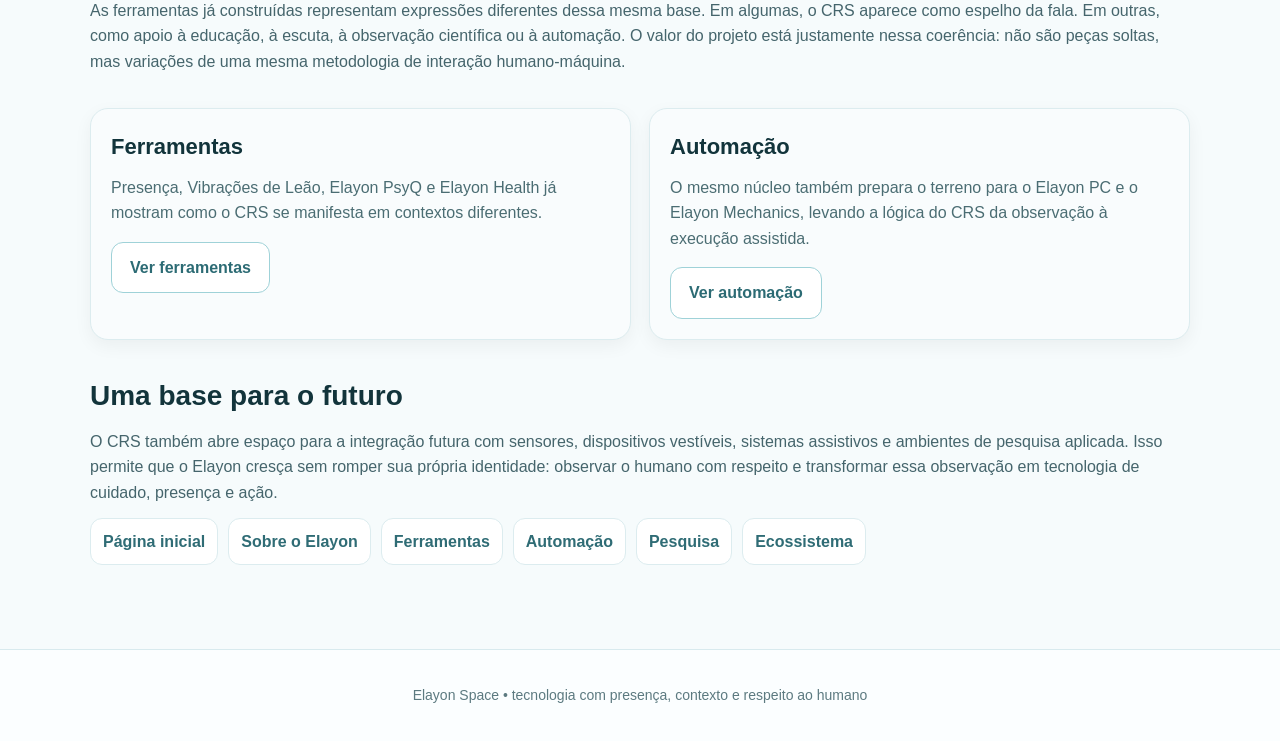
<file: tecnologia.html>
<!DOCTYPE html>
<html lang="pt-br">
<head>
  <meta charset="UTF-8">
  <meta name="viewport" content="width=device-width, initial-scale=1.0">
  <title>Tecnologia • Elayon Space</title>
  <link rel="stylesheet" href="styles.css">
</head>
<body>

  <header class="hero small-hero">
    <img src="IMG-20260218-WA0015.jpg" alt="Logo Elayon" class="hero-logo">
    <h1>Tecnologia CRS</h1>
    <p class="hero-text">
      O núcleo do Elayon nasce da observação de ritmos e sinais humanos durante a interação
      com o mundo digital, físico e simbólico.
    </p>
  </header>

  <main class="container">

    <section class="section">
      <h2>O que é o CRS</h2>
      <p>
        CRS significa <strong>Captação de Ritmos e Sinais</strong>. É o nome dado ao núcleo
        tecnológico que organiza a leitura de padrões humanos simples durante a interação com
        sistemas. Em vez de tentar substituir o humano ou interpretar tudo de maneira invasiva,
        o CRS observa o que já se manifesta naturalmente: ritmo, pausa, continuidade, intensidade
        e variações de presença.
      </p>
      <p>
        A partir desses sinais, o sistema constrói respostas visuais, operacionais e assistivas
        que ajudam a pessoa a perceber melhor a própria interação.
      </p>
    </section>

    <section class="section">
      <h2>Uma tecnologia que não apaga o humano</h2>
      <p>
        O Elayon parte de um princípio simples: tecnologia boa não é a que anula a presença
        humana, mas a que a acompanha e a fortalece. O CRS não nasce para dominar a decisão.
        Ele nasce para refletir sinais, organizar contexto e ajudar o ser humano a agir com
        mais consciência, clareza e possibilidade de resposta.
      </p>
      <p>
        É por isso que a mesma lógica pode servir à educação, à escuta simbólica, à saúde,
        à acessibilidade e à automação assistida.
      </p>
    </section>

    <section class="cards-grid two-col">
      <article class="card">
        <h3>Sinais observados</h3>
        <p>
          O CRS trabalha com sinais que já estão presentes na expressão humana. Entre eles:
        </p>
        <p class="muted">
          ritmo • pausa • intensidade • continuidade • estabilidade • presença
        </p>
        <p>
          Esses elementos não são tratados como diagnóstico. Eles são tratados como matéria
          viva da interação.
        </p>
      </article>

      <article class="card">
        <h3>Resposta construída</h3>
        <p>
          A partir desses sinais, o sistema pode oferecer espelhos visuais, indicadores de
          presença, organização de fluxo, apoio à fala, orientação de ritmo e caminhos de
          automação assistida.
        </p>
        <p>
          A resposta não é imposição. É devolutiva.
        </p>
      </article>
    </section>

    <section class="section">
      <h2>Como isso se organiza</h2>
      <p>
        O ecossistema Elayon pode ser compreendido como uma sequência viva:
      </p>
      <div class="card highlight">
        <p style="margin:0; font-size:18px; text-align:center;">
          <strong>Humano</strong><br>
          ↓<br>
          <strong>Ritmos e sinais</strong><br>
          ↓<br>
          <strong>CRS</strong><br>
          ↓<br>
          <strong>Interface</strong><br>
          ↓<br>
          <strong>Ação</strong>
        </p>
      </div>
      <p style="margin-top:12px;">
        Esse fluxo ajuda a entender por que o Elayon pode crescer em várias direções sem perder
        coerência. O núcleo continua sendo o mesmo. O que muda é o campo de aplicação.
      </p>
    </section>

    <section class="section">
      <h2>Do sinal à ferramenta</h2>
      <p>
        As ferramentas já construídas representam expressões diferentes dessa mesma base.
        Em algumas, o CRS aparece como espelho da fala. Em outras, como apoio à educação,
        à escuta, à observação científica ou à automação. O valor do projeto está justamente
        nessa coerência: não são peças soltas, mas variações de uma mesma metodologia de
        interação humano-máquina.
      </p>
    </section>

    <section class="cards-grid two-col">
      <article class="card highlight">
        <h3>Ferramentas</h3>
        <p>
          Presença, Vibrações de Leão, Elayon PsyQ e Elayon Health já mostram como o CRS se
          manifesta em contextos diferentes.
        </p>
        <a class="btn secondary" href="ferramentas.html">Ver ferramentas</a>
      </article>

      <article class="card highlight">
        <h3>Automação</h3>
        <p>
          O mesmo núcleo também prepara o terreno para o Elayon PC e o Elayon Mechanics,
          levando a lógica do CRS da observação à execução assistida.
        </p>
        <a class="btn secondary" href="automacao.html">Ver automação</a>
      </article>
    </section>

    <section class="section">
      <h2>Uma base para o futuro</h2>
      <p>
        O CRS também abre espaço para a integração futura com sensores, dispositivos vestíveis,
        sistemas assistivos e ambientes de pesquisa aplicada. Isso permite que o Elayon cresça
        sem romper sua própria identidade: observar o humano com respeito e transformar essa
        observação em tecnologia de cuidado, presença e ação.
      </p>
      <div class="mini-links">
        <a href="index.html">Página inicial</a>
        <a href="sobre.html">Sobre o Elayon</a>
        <a href="ferramentas.html">Ferramentas</a>
        <a href="automacao.html">Automação</a>
        <a href="pesquisa.html">Pesquisa</a>
        <a href="ecossistema.html">Ecossistema</a>
      </div>
    </section>

  </main>

  <footer class="footer">
    <p>Elayon Space • tecnologia com presença, contexto e respeito ao humano</p>
  </footer>

</body>
</html>
</file>
<file: styles.css>
body{
  font-family: Arial, Helvetica, sans-serif;
  margin:0;
  background:#f6fbfc;
  color:#12343b;
  line-height:1.6;
}

.hero{
  text-align:center;
  padding:48px 20px 28px;
  background:linear-gradient(180deg, #eef8fa 0%, #f6fbfc 100%);
  border-bottom:1px solid #d8eaee;
}

.small-hero{
  padding-bottom:18px;
}

.hero-logo{
  width:110px;
  max-width:90%;
  margin-bottom:12px;
}

.hero h1{
  margin:0 0 10px;
  font-size:36px;
}

.hero-text{
  max-width:760px;
  margin:0 auto;
  font-size:17px;
  color:#41656d;
}

.container{
  max-width:1100px;
  margin:0 auto;
  padding:30px 18px 50px;
}

.section{
  margin-bottom:34px;
}

.section h2{
  margin:0 0 10px;
  font-size:28px;
  color:#12343b;
}

.section p{
  margin:0 0 12px;
  color:#45656c;
}

.cards-grid{
  display:grid;
  grid-template-columns:repeat(2, minmax(0, 1fr));
  gap:18px;
  margin:20px 0 34px;
}

.cards-grid.two-col{
  grid-template-columns:repeat(2, minmax(0, 1fr));
}

.card{
  background:#ffffff;
  border:1px solid #dcecef;
  border-radius:18px;
  padding:20px;
  box-shadow:0 6px 18px rgba(0,0,0,0.05);
}

.card h3{
  margin:0 0 10px;
  font-size:22px;
  color:#12343b;
}

.card p{
  margin:0 0 16px;
  color:#4b6d73;
}

.card.highlight{
  background:#f9fcfd;
}

.btn{
  display:inline-block;
  padding:12px 18px;
  border-radius:12px;
  text-decoration:none;
  font-weight:bold;
  border:1px solid #69bcc3;
  background:#69bcc3;
  color:#ffffff;
}

.btn:hover{
  opacity:0.92;
}

.btn.secondary{
  background:#ffffff;
  color:#2c6b74;
  border:1px solid #9fd2d8;
}

.mini-links{
  display:flex;
  flex-wrap:wrap;
  gap:10px;
  margin-top:12px;
}

.mini-links a{
  text-decoration:none;
  font-weight:bold;
  color:#2f6c75;
  background:#ffffff;
  border:1px solid #dcecef;
  padding:10px 12px;
  border-radius:12px;
}

.back-row{
  margin-top:24px;
}

.footer{
  text-align:center;
  padding:20px;
  font-size:14px;
  color:#5c7a80;
  border-top:1px solid #d8eaee;
  background:#fbfeff;
}

@media (max-width: 800px){
  .cards-grid,
  .cards-grid.two-col{
    grid-template-columns:1fr;
  }

  .hero h1{
    font-size:30px;
  }

  .section h2{
    font-size:24px;
  }
}
</file>
